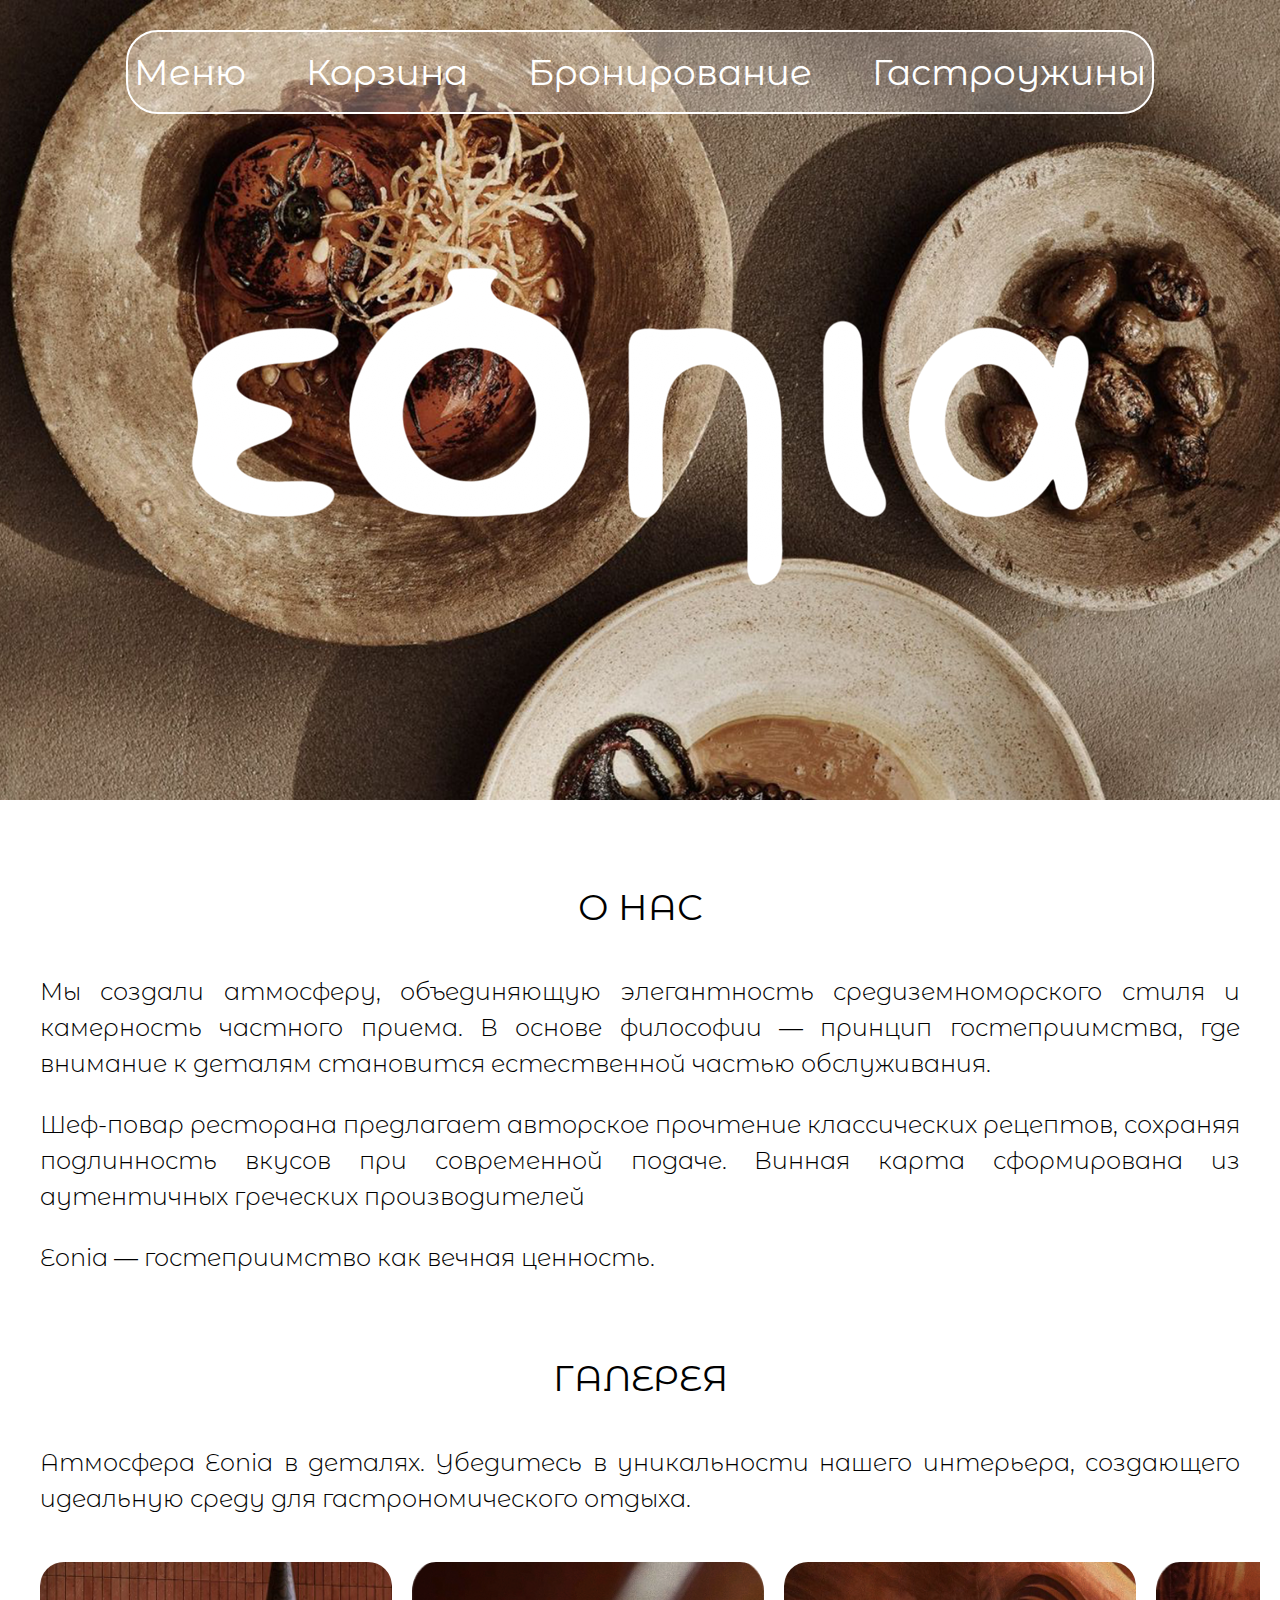
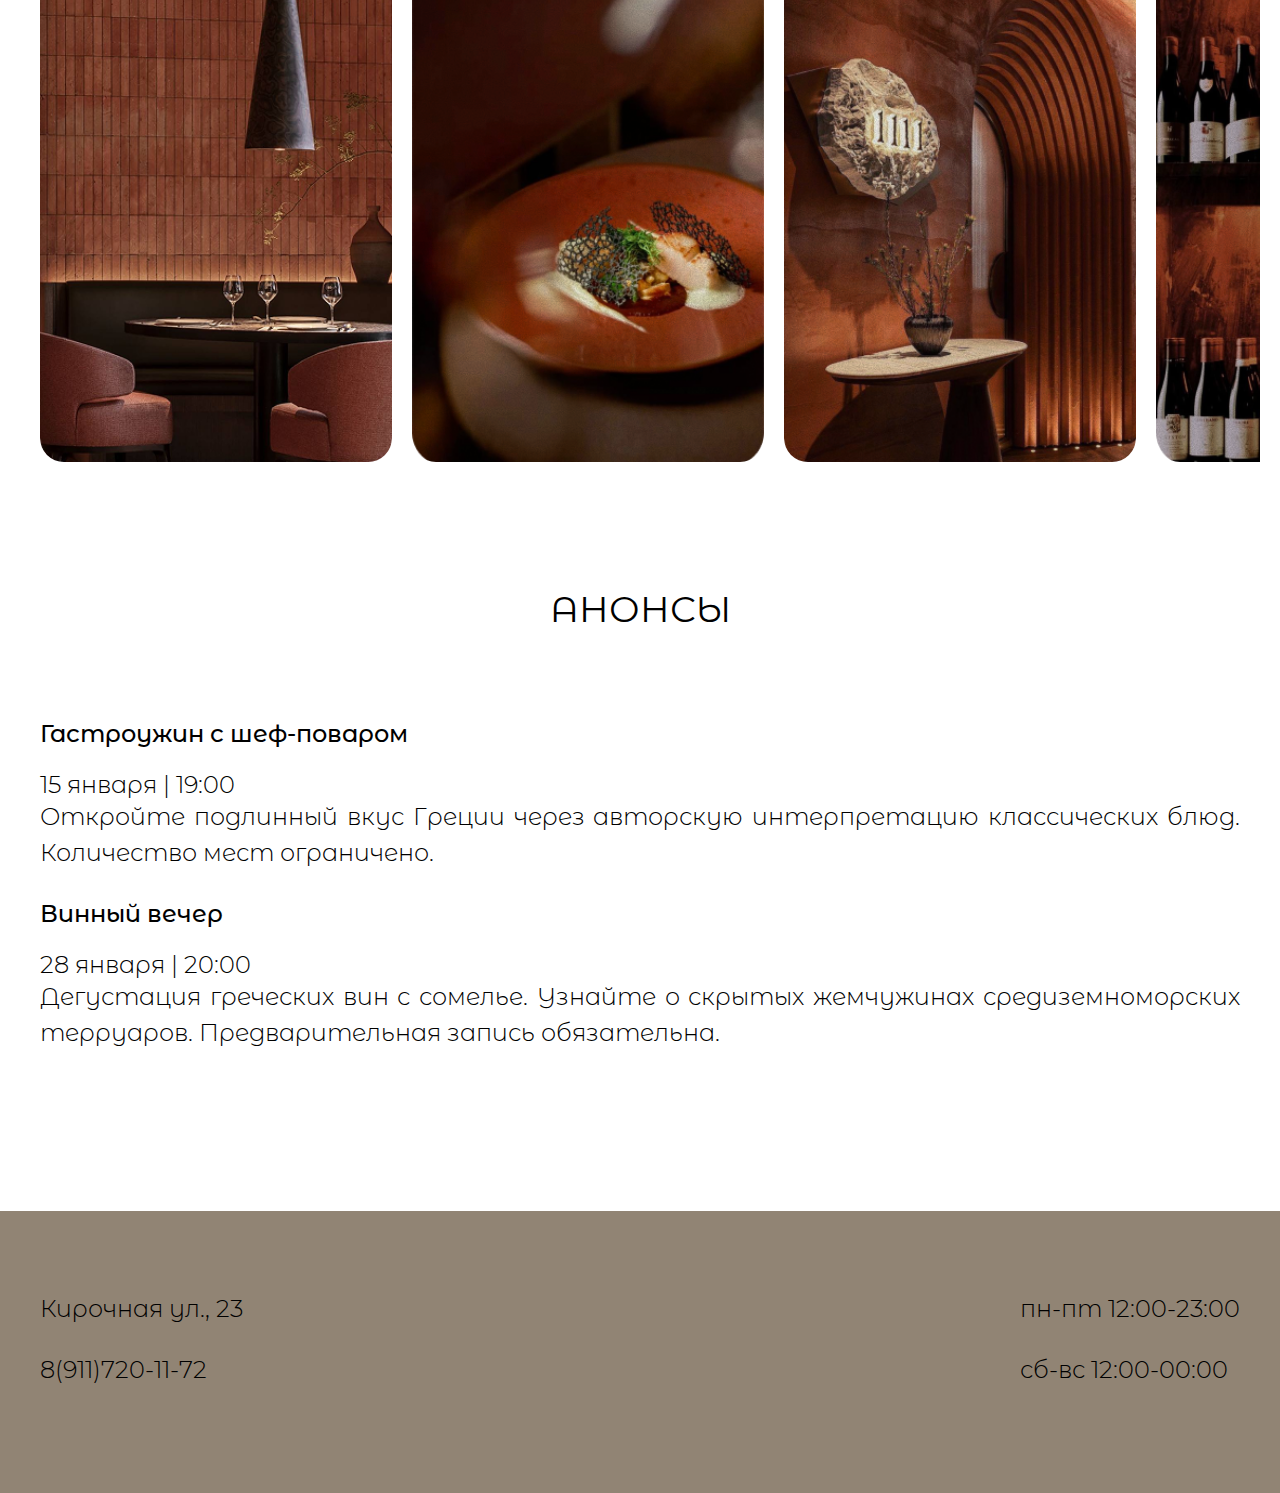
<file: index.html>
<!DOCTYPE HTML>
<html>
    <head>
        <meta charset="UTF-8">
        <meta name="viewport" content="width=device-width, initial-scale=0.1">
        <title>Eonia</title>
        <link rel="stylesheet" href="./css/index.css">
        <link href="https://fonts.googleapis.com/css2?family=Montserrat+Alternates:wght@400;600&display=swap" rel="stylesheet">
    </head>
    <body>
        <header class="header">
            <div class="bg">
                <nav class="top">
                    <ul>
                        <li><a href="menu_main.html">Меню</a></li>
                        <li><a href="cart_null.html">Корзина</a></li>
                        <li><a href="reservation_bootstrap.html">Бронирование</a></li>
                        <li><a href="dinner.html">Гастроужины</a></li>
                    </ul>
                </nav>
            </div>
            <a href="#" class="logo">
                <img src="./img/logo.png" alt="Eonia" class="logo_l"> 
            </a>   
        </header>
            <main class="main">
                <section class="about">
                    <h1>о нас</h1>
                    <div class="info">
                        <p>Мы создали атмосферу, объединяющую элегантность средиземноморского стиля и камерность частного приема. В основе философии — принцип гостеприимства, где внимание к деталям становится естественной частью обслуживания.</p>
                        <p>Шеф-повар ресторана предлагает авторское прочтение классических рецептов, сохраняя подлинность вкусов при современной подаче. Винная карта сформирована из аутентичных греческих производителей</p>
                        <p>Eonia — гостеприимство как вечная ценность.</p>
                    </div>
                </section>
                <section class="gallery">
                    <h1>галерея</h1>
                    <p>Атмосфера Eonia в деталях. Убедитесь в уникальности нашего интерьера, создающего идеальную среду для гастрономического отдыха.</p>
                    <div class="gallery_c">
                        <img src="./img/g_1.png" alt="Фото интерьера">
                        <img src="./img/g_2.png" alt="Фото интерьера">
                        <img src="./img/g_3.png" alt="Фото интерьера">
                        <img src="./img/g_4.png" alt="Фото интерьера">
                        <img src="./img/g_5.png" alt="Фото интерьера">
                    </div>
                </section>
                <section class="announcements">
                    <a href="#" class="announcements_l">
                        <h1>анонсы</h1>
                    </a>
                    <div class="event">
                        <p class="event_n">Гастроужин с шеф-поваром</p>
                        <p class="date">15 января | 19:00</p>
                        <p>Откройте подлинный вкус Греции через авторскую интерпретацию классических блюд. Количество мест ограничено.</p>

                        <p class="event_n">Винный вечер</p>
                        <p class="date">28 января | 20:00</p>
                        <p>Дегустация греческих вин с сомелье. Узнайте о скрытых жемчужинах средиземноморских терруаров. Предварительная запись обязательна.</p>
                    </div>    
                </section>
            </main>
            <footer class="footer">
                <div class="footer_c">
                    <div class="contact">
                        <p>Кирочная ул., 23</p>
                        <p>8(911)720-11-72</p>
                    </div>
                    <div class="hours">
                        <p>пн-пт 12:00-23:00</p>
                        <p>сб-вс 12:00-00:00</p>
                    </div>
                </div>    
            </footer>         
    </body>
</html>
</file>
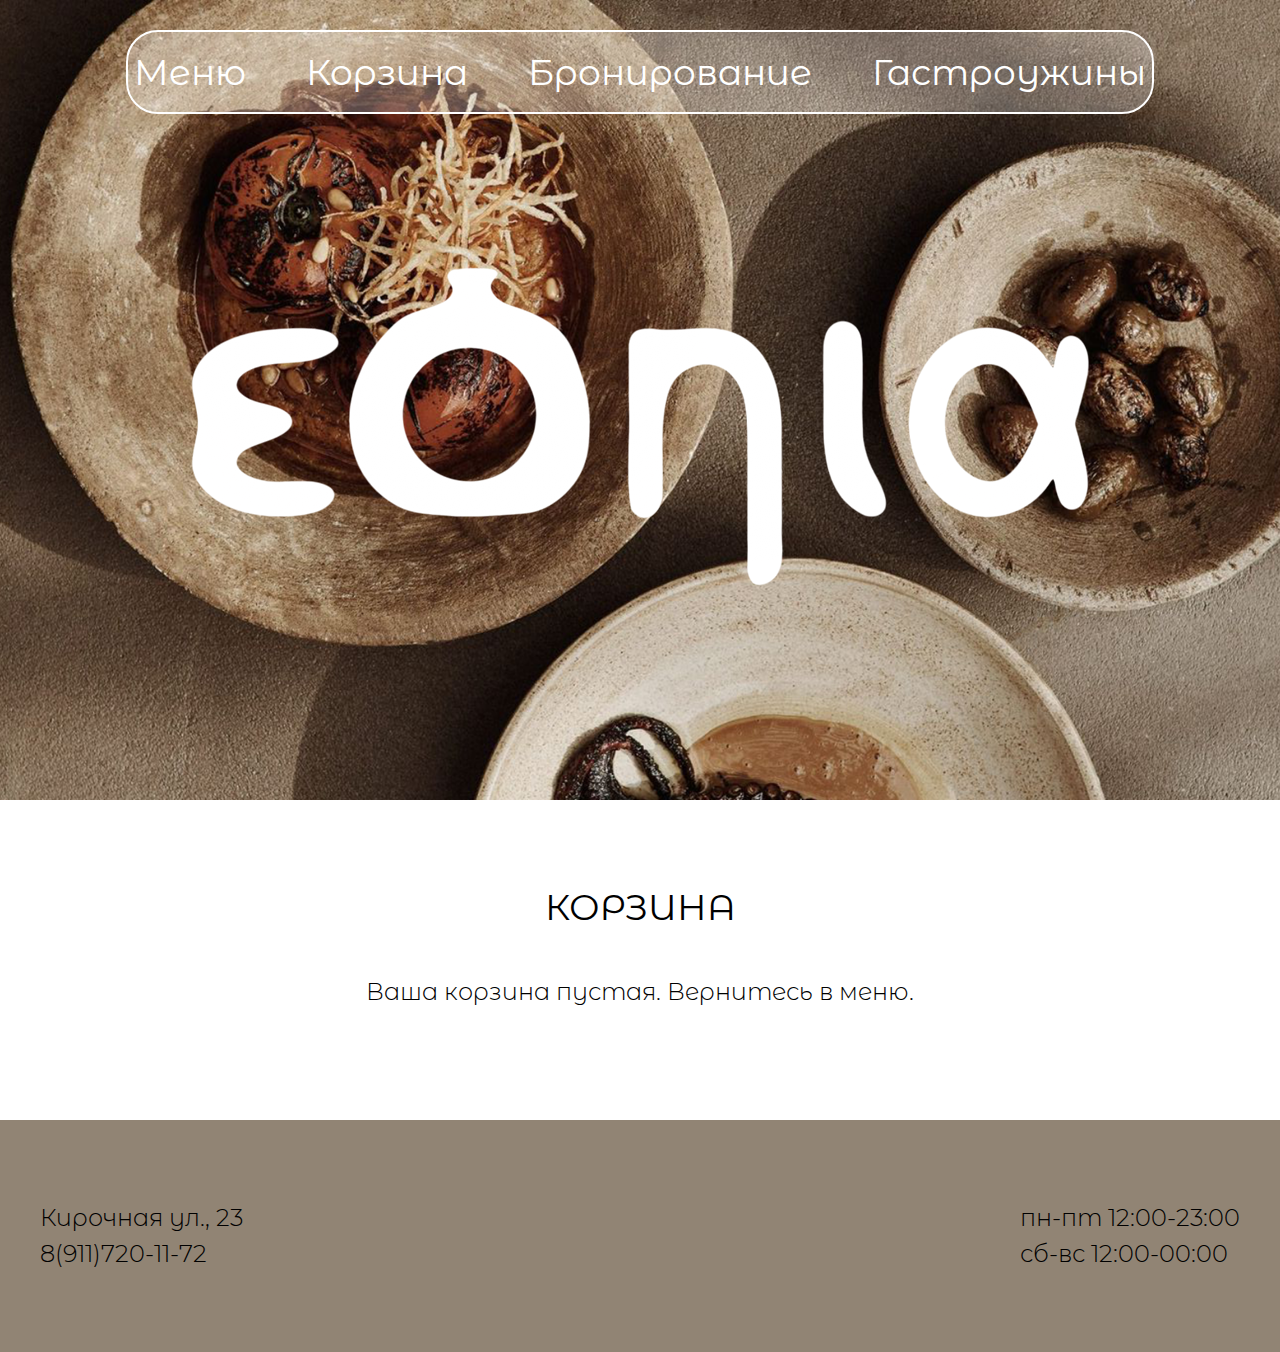
<file: cart_null.html>
<!DOCTYPE HTML>
<html>
    <head>
        <meta charset="UTF-8">
        <meta name="viewport" content="width=device-width, initial-scale=0.1">
        <title>Eonia</title>
        <link rel="stylesheet" href="/css/cart_null.css">
        <link href="https://fonts.googleapis.com/css2?family=Montserrat+Alternates:wght@400;600&display=swap" rel="stylesheet">
    </head>
    <body>
        <header class="header">
            <div class="bg">
                <nav class="top">
                    <ul>
                        <li><a href="#">Меню</a></li>
                        <li><a href="#">Корзина</a></li>
                        <li><a href="#">Бронирование</a></li>
                        <li><a href="#">Гастроужины</a></li>
                    </ul>
                </nav>
            </div>
            <a href="index.html" class="logo">
                <img src="img/logo.png" alt="Eonia" class="logo_l"> 
            </a>   
        </header>
        <main class="main">
            <h1>корзина</h1>
            <p>Ваша корзина пустая. Вернитесь в меню.</p>
        </main>
            <footer class="footer">
                <div class="footer_c">
                    <div class="contact">
                        <p class="address">Кирочная ул., 23</p>
                        <p class="phone">8(911)720-11-72</p>
                    </div>
                    <div class="hours">
                        <p>пн-пт 12:00-23:00</p>
                        <p>сб-вс 12:00-00:00</p>
                    </div>
                </div>    
            </footer> 
    </body>
</html>
</file>
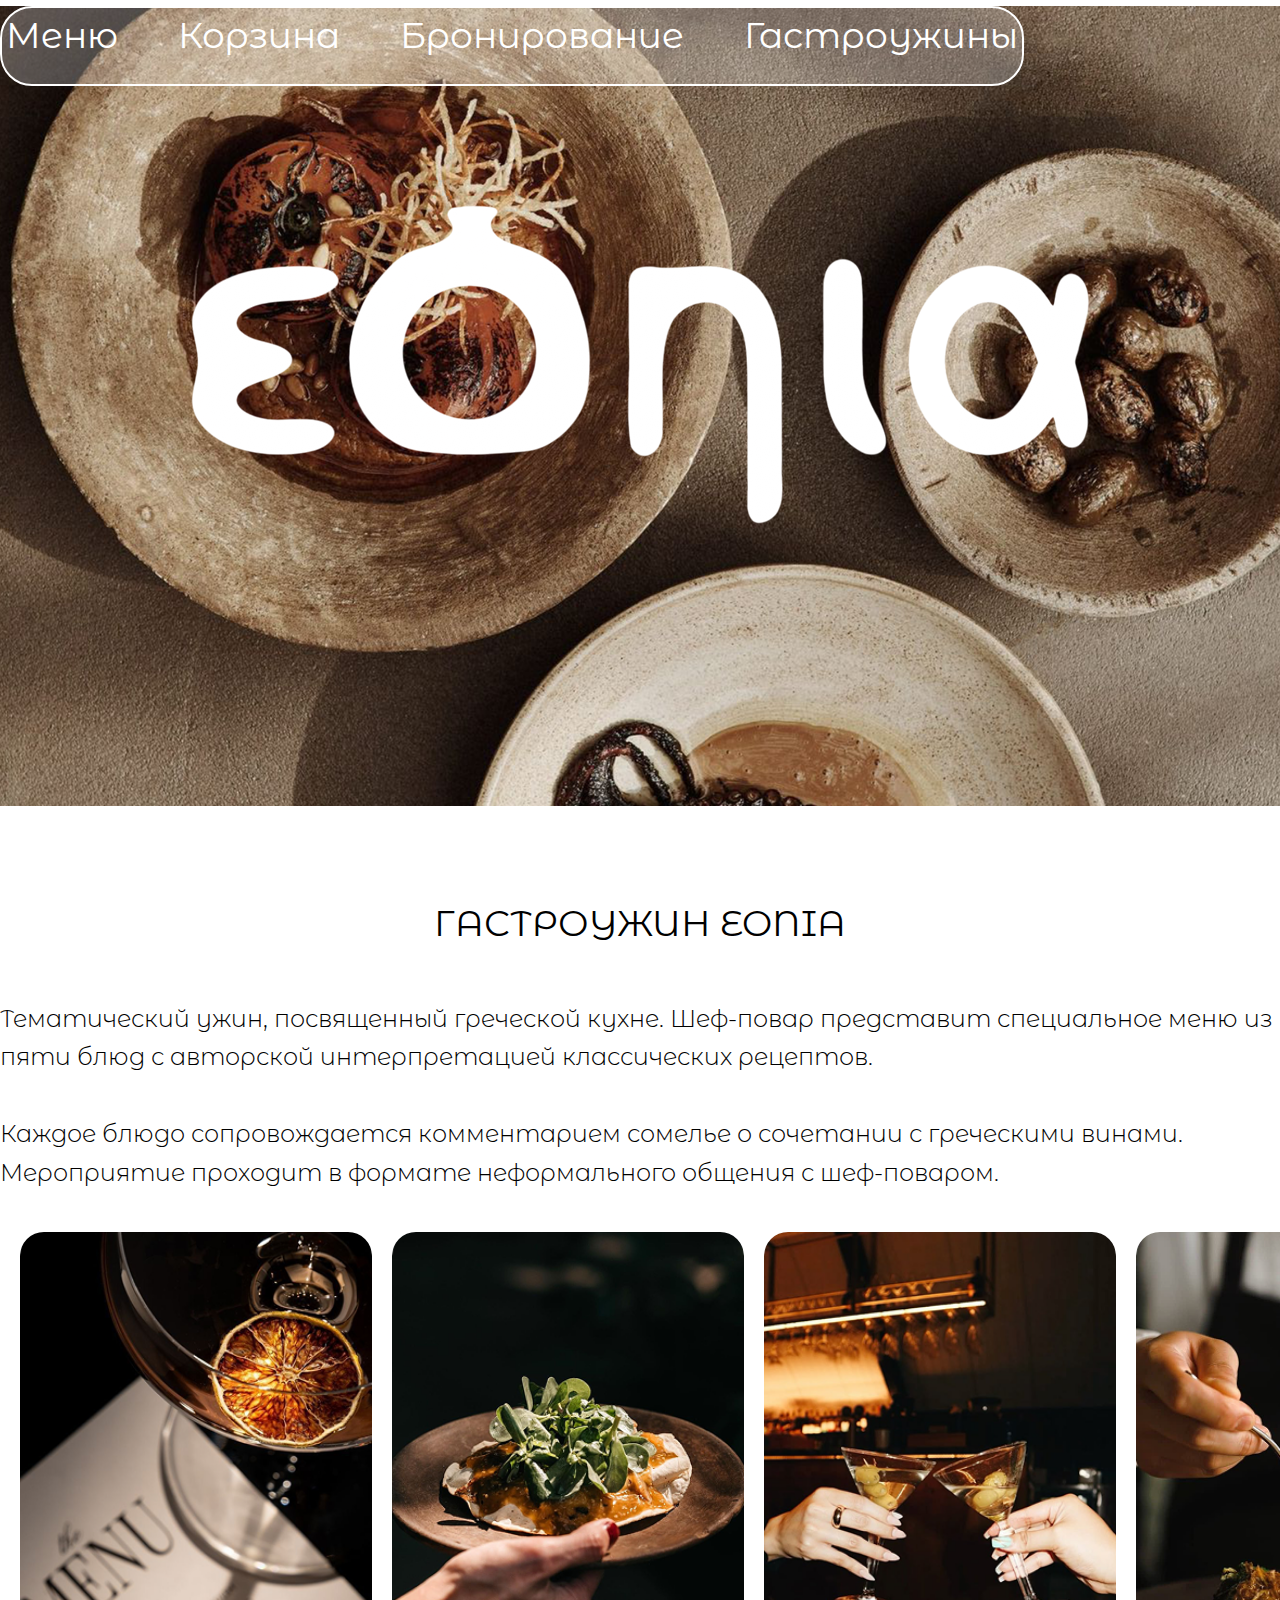
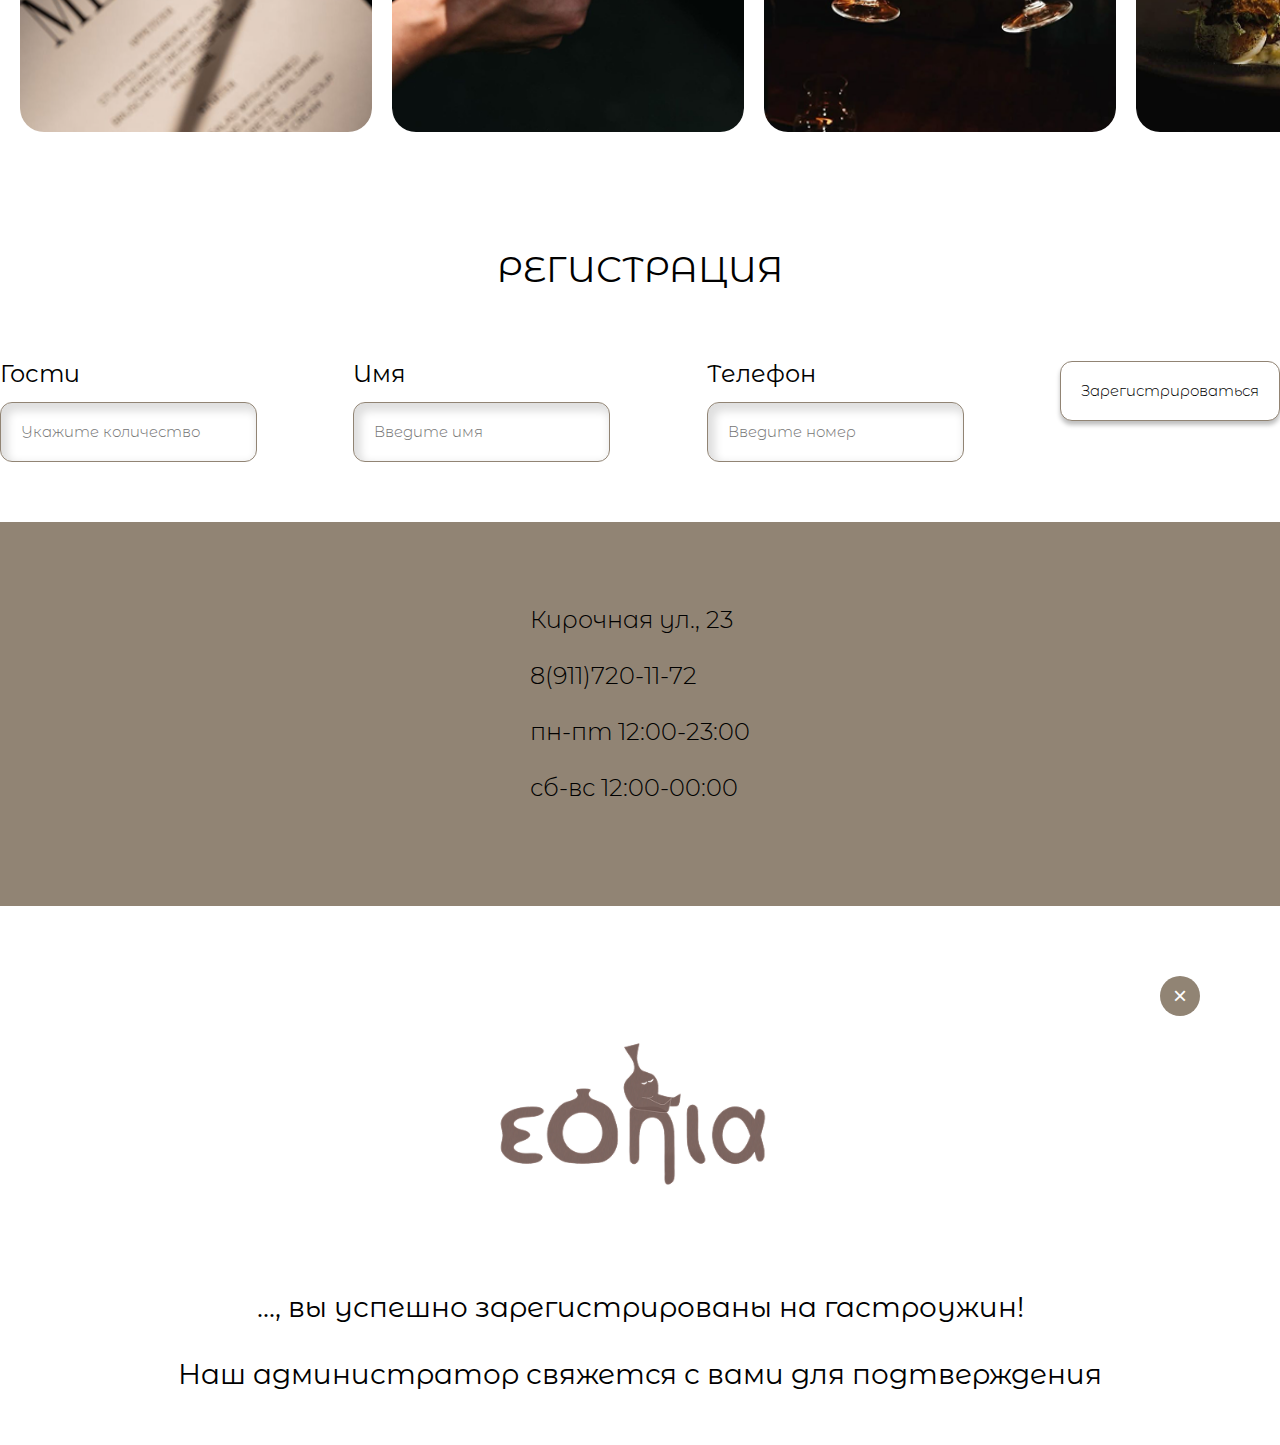
<file: dinner.html>
<!DOCTYPE HTML>
<html>
    <head>
        <meta charset="UTF-8">
        <meta name="viewport" content="width=device-width, initial-scale=0.1">
        <title>Eonia</title>
        <link href="https://fonts.googleapis.com/css2?family=Montserrat+Alternates:wght@300;400;600&display=swap" rel="stylesheet">
        <link href="https://cdn.jsdelivr.net/npm/bootstrap@5.0.1/dist/css/bootstrap.min.css" rel="stylesheet" integrity="sha384-+0n0xVW2eSR5OomGNYDnhzAbDsOXxcvSN1TPprVMTNDbiYZCxYbOOl7+AMvyTG2x" crossorigin="anonymous">
        <style>
            * {
                margin: 0;
                padding: 0;
                box-sizing: border-box;
            }
            
            body {
                font-family: 'Montserrat Alternates', sans-serif;
                font-weight: 300;
                line-height: 1.5;
                background-color: white;
                width: 1920px;
                max-width: 100%;
            }

            .header {
                background-image: url('/img/header.png');
                background-size: cover;
                background-position: center;
                width: 100%;
                height: 800px;
            }

            .bg {
                width: 80%;
                max-width: 1200px;
                height: 80px;
                margin: 6px 0;
                background-color: rgba(255, 255, 255, 0.263);
                border: 2px solid rgb(255, 255, 255);
                border-radius: 32px;
            }

            .top ul {
                display: flex;
                justify-content: center;
                align-items: center;
                gap: 60px;
                list-style: none;
            }

            .top a {
                color: white;
                text-decoration: none;
                font-size: 36px;
                font-weight: 400;
                transition: all 0.3s ease;
                position: relative;
            }

            .top a:hover::after {
                content: '';
                position: absolute;
                bottom: -5px;
                left: 0;
                width: 100%;
                height: 2px;
                background-color: white;
            }

            .logo_l {
                width: 100%;
            }

            .title, .title-2 {
                font-weight: 400;
                font-size: 36px;
                color: black;
                text-align: center;
                margin: 60px 0 30px;
                text-transform: uppercase;
                padding-top: 30px;
            }

            .gallery_d {
                gap: 20px;
                overflow-x: auto;
                display: flex;
                width: 100%;
                padding: 20px;
            }

            .gallery_d img {
                min-width: 352px;
                height: 500px;
                object-fit: cover;
                border-radius: 24px;
            }

            .text-forma {
                font-weight: 400;
                font-size: 24px;
                color: black;
                margin-top: 30px;
                margin-bottom: 10px;
                display: block;
            }

            .type {
                height: 60px;
                border: 1.5px solid #918474;
                border-radius: 12px;
                font-size: 15px;
                padding: 0 20px;
                margin-bottom: 10px;
            }
            
            .form-control {
                font-family: 'Montserrat Alternates', sans-serif;
                font-weight: 300;
                letter-spacing: 6%;
                border-color: #918474;
                box-shadow: inset 4px 5px 8.4px 3px rgba(0, 0, 0, 0.13);
            }

            .space {
                display: flex;
                justify-content: space-between;
            }

            .btn-reg {
                border-color: #918474;
                background-color: white;
                box-shadow: 0px 4px 4px 0px rgba(0, 0, 0, 0.25);
                border: 1.5px solid #918474;
                height: 60px;
                border-radius: 12px;
                font-size: 15px;
                padding: 0 20px;
                margin-bottom: 30px;
                font-weight: 300;
                width: 100%;
                margin-top: 35px;
                transition: all 0.3s ease;
                font-family: 'Montserrat Alternates', sans-serif;
                letter-spacing: 3%;
            }

            .btn-reg:hover {
                background-color: #775248;
                color: white;
            }

            .btn-reg:active {
                background-color: #979797;
                transform: translateY(1px);
            }

            .modal-content {
                border-radius: 24px;
                padding: 50px 60px;
                text-align: center;
                background-color: white;
                margin: 0 auto;
            }

            .modal-header {
                border-bottom: none;
                padding: 0;
                position: relative;
            }

            .close-btn {
                position: absolute;
                top: 20px;
                right: 20px;
                width: 40px;
                height: 40px;
                background-color: #918474;
                border-radius: 50%;
                border: none;
                color: white;
                font-size: 24px;
                cursor: pointer;
                display: flex;
                align-items: center;
                justify-content: center;
                z-index: 1;
            }

            .modal-body {
                padding: 0;
                text-align: center;
            }

            .modal-img {
                width: 300px;
                height: 300px;
                margin: 0 auto 30px;
                overflow: hidden;
                display: flex;
                align-items: center;
                justify-content: center;
            }

            .modal-img img {
                width: 100%;
                height: 100%;
                object-fit: contain;
            }

            .modal-text {
                font-size: 28px;
                color: black;
                margin-bottom: 10px;
                font-weight: 400;
            }

            .modal-footer {
                font-size: 28px;
                color: black;
                margin-top: 25px;
                font-weight: 400;
            }

            .highlight {
                font-weight: 400;
            }

            .footer {
                background: #918474;
                padding: 80px 40px;
                margin-top: 50px;
                width: 100%;
                display: flex;
                justify-content: center;
            }

            .footer_c {
                max-width: 1200px;
                width: 100%;
                display: flex;
                justify-content: space-between;
                align-items: flex-start;
            }

            .contact, .hours {
                display: flex;
                flex-direction: column;
            }
            p {
                font-weight: 300;
                font-size: 24px;
                color: black;
                padding-bottom: 20px;
                letter-spacing: 3%;
            }
        </style>
    </head>
    <body>
        <header class="header d-flex flex-column align-items-center pt-4">
            <div class="bg d-flex align-items-center justify-content-center">
                <nav class="top w-100 pt-3">
                    <ul>
                        <li><a href="menu_main.html">Меню</a></li>
                        <li><a href="cart_null.html">Корзина</a></li>
                        <li><a href="reservation_bootstrap.html">Бронирование</a></li>
                        <li><a href="#">Гастроужины</a></li>
                    </ul>
                </nav>
            </div>
            <a href="index.html" class="logo mt-5">
                <img src="img/logo.png" alt="Eonia" class="logo_l"> 
            </a>   
        </header>
        <main class="container">
            <h1 class="title">гастроужин eonia</h1>
            <div class="d-flex flex-column align-items-center mb-5 w-100">
                <p class="text-justify" style="font-weight: 300; font-size: 24px; color: black; line-height: 1.6; padding-top: 20px;">
                    Тематический ужин, посвященный греческой кухне. Шеф-повар представит специальное меню из пяти блюд с авторской интерпретацией классических рецептов.<br><br>
                    Каждое блюдо сопровождается комментарием сомелье о сочетании с греческими винами. Мероприятие проходит в формате неформального общения с шеф-поваром.
                </p>
            </div>
            <div class="gallery_d">
                <img src="/img/d_1.png" alt="Фото интерьера">
                <img src="/img/d_2.png" alt="Фото интерьера">
                <img src="/img/d_3.png" alt="Фото интерьера">
                <img src="/img/d_4.png" alt="Фото интерьера">
            </div>
            <h1 class="title-2">регистрация</h1>
            <div class="row justify-content-center">
                <div class="col-12 col-lg-8 col-xl-8">
                    <form id="dinnerForm">
                        <div class="row space gy-0">
                            <div class="col-12 col-md-4">
                                <label class="text-forma">Гости</label>
                                <input class="form-control type" list="guests_options" id="guestsInput" placeholder="Укажите количество" required>
                                <datalist id="guests_options">
                                    <option value="1">
                                    <option value="2">
                                    <option value="3">
                                    <option value="4">
                                    <option value="5">
                                    <option value="6">
                                    <option value="7">
                                    <option value="8">
                                    <option value="9">
                                    <option value="10">
                                    <option value="10+">
                                </datalist>
                            </div>
                            <div class="col-12 col-md-4">
                                <label class="text-forma">Имя</label>
                                <input type="text" class="form-control type" id="nameInput" placeholder="Введите имя" required>
                            </div>
                            <div class="col-12 col-md-4">
                                <label class="text-forma">Телефон</label>
                                <input type="tel" class="form-control type" id="phoneInput" placeholder="Введите номер" required>
                            </div>
                            <div class="col-12 mt-4">
                                <div class="d-flex justify-content-center">
                                    <button type="button" class="btn-reg w-50" id="registerBtn" data-bs-toggle="modal" data-bs-target="#dinnerModal">
                                        Зарегистрироваться
                                    </button>
                                </div>
                            </div>
                        </div>
                    </form>
                </div>
            </div>
        </main>
        <footer class="footer">
            <div class="container">
                <div class="row justify-content-between align-items-start">
                    <div class="col-auto">
                        <div class="contact d-flex flex-column">
                            <p class="mb-2">Кирочная ул., 23</p>
                            <p class="mb-0">8(911)720-11-72</p>
                        </div>
                    </div>
                    <div class="col-auto">
                        <div class="hours d-flex flex-column">
                            <p class="mb-2">пн-пт 12:00-23:00</p>
                            <p class="mb-0">сб-вс 12:00-00:00</p>
                        </div>
                    </div>
                </div>
            </div>    
        </footer>
        <div class="modal fade" id="dinnerModal" tabindex="-1" aria-labelledby="dinnerModalLabel" aria-hidden="true">
            <div class="modal-dialog modal-dialog-centered modal-lg">
                <div class="modal-content">
                    <div class="modal-header">
                        <button type="button" class="close-btn" data-bs-dismiss="modal">×</button>
                    </div>
                    <div class="modal-body">
                        <div class="modal-img">
                            <img src="img/modal.png" alt="Бронирование" id="modalImage">
                        </div>
                        <div class="modal-text">
                            <span class="highlight" id="modalName">...</span>, вы успешно зарегистрированы на гастроужин!
                        </div>
                        
                        <div class="modal-footer">
                            Наш администратор свяжется с вами для подтверждения
                        </div>
                    </div>
                </div>
            </div>
        </div>
        <script src="https://cdn.jsdelivr.net/npm/bootstrap@5.0.1/dist/js/bootstrap.bundle.min.js" integrity="sha384-gtEjrD/SeCtmISkJkNUaaKMoLD0//ElJ19smozuHV6z3Iehds+3Ulb9Bn9Plx0x4" crossorigin="anonymous"></script>
        <script>
            document.addEventListener('DOMContentLoaded', function() {
                const form = document.getElementById('dinnerForm');
                const registerBtn = document.getElementById('registerBtn');
                const nameInput = document.getElementById('nameInput');
                const guestsInput = document.getElementById('guestsInput');
                const phoneInput = document.getElementById('phoneInput');
                
                const modalName = document.getElementById('modalName');
                const modalGuests = document.getElementById('modalGuests');
                const modalImage = document.getElementById('modalImage');
                
                const modal = new bootstrap.Modal(document.getElementById('dinnerModal'));

                function validateName(name) {
                    const regex = /^[A-Za-zА-Яа-яЁё\s\-]+$/;
                    return regex.test(name);
                }

                function validatePhone(phone) {
                    const regex = /^[\+\d\s\-\(\)]+$/;
                    return regex.test(phone) && phone.replace(/\D/g, '').length >= 10;
                }

                function checkForm() {
                    const inputs = [nameInput, guestsInput, phoneInput];
                    let allValid = true;
                    let errorMessage = '';
                    
                    inputs.forEach(input => {
                        if (!input.value.trim()) {
                            allValid = false;
                            input.style.borderColor = 'red';
                        } else {
                            input.style.borderColor = '#918474';
                        }
                    });
                    
                    if (nameInput.value.trim() && !validateName(nameInput.value.trim())) {
                        allValid = false;
                        errorMessage = 'Имя может содержать только буквы, пробелы и дефисы';
                        nameInput.style.borderColor = 'red';
                    } else if (nameInput.value.trim()) {
                        nameInput.style.borderColor = '#918474';
                    }

                    if (phoneInput.value.trim() && !validatePhone(phoneInput.value.trim())) {
                        allValid = false;
                        errorMessage = 'Введите корректный номер телефона (минимум 10 цифр)';
                        phoneInput.style.borderColor = 'red';
                    } else if (phoneInput.value.trim()) {
                        phoneInput.style.borderColor = '#918474';
                    }

                    registerBtn.disabled = !allValid;
                    
                    if (allValid) {
                        registerBtn.setAttribute('data-bs-toggle', 'modal');
                        registerBtn.setAttribute('data-bs-target', '#dinnerModal');
                    } else {
                        registerBtn.removeAttribute('data-bs-toggle');
                        registerBtn.removeAttribute('data-bs-target');
                    }
                    
                    return allValid;
                }

                function fillModal() {
                    const name = nameInput.value.trim();
                    const guests = guestsInput.value.trim();
                    
                    if (name && guests) {
                        modalName.textContent = `${name}`;
                        modalGuests.textContent = guests;
                        modalImage.src = 'img/modal.png';
                        return true;
                    }
                    return false;
                }

                registerBtn.addEventListener('click', function(e) {
                    if (!checkForm()) {
                        e.preventDefault();
                        alert('Заполните все поля корректно');
                        return;
                    }
                    
                    fillModal();
                });
                
                form.addEventListener('input', checkForm);
                form.addEventListener('change', checkForm);

                checkForm();
                
                document.getElementById('dinnerModal').addEventListener('hidden.bs.modal', function() {
                    form.reset();
                    checkForm();
                });
            });
        </script>
    </body>
</html>
</file>
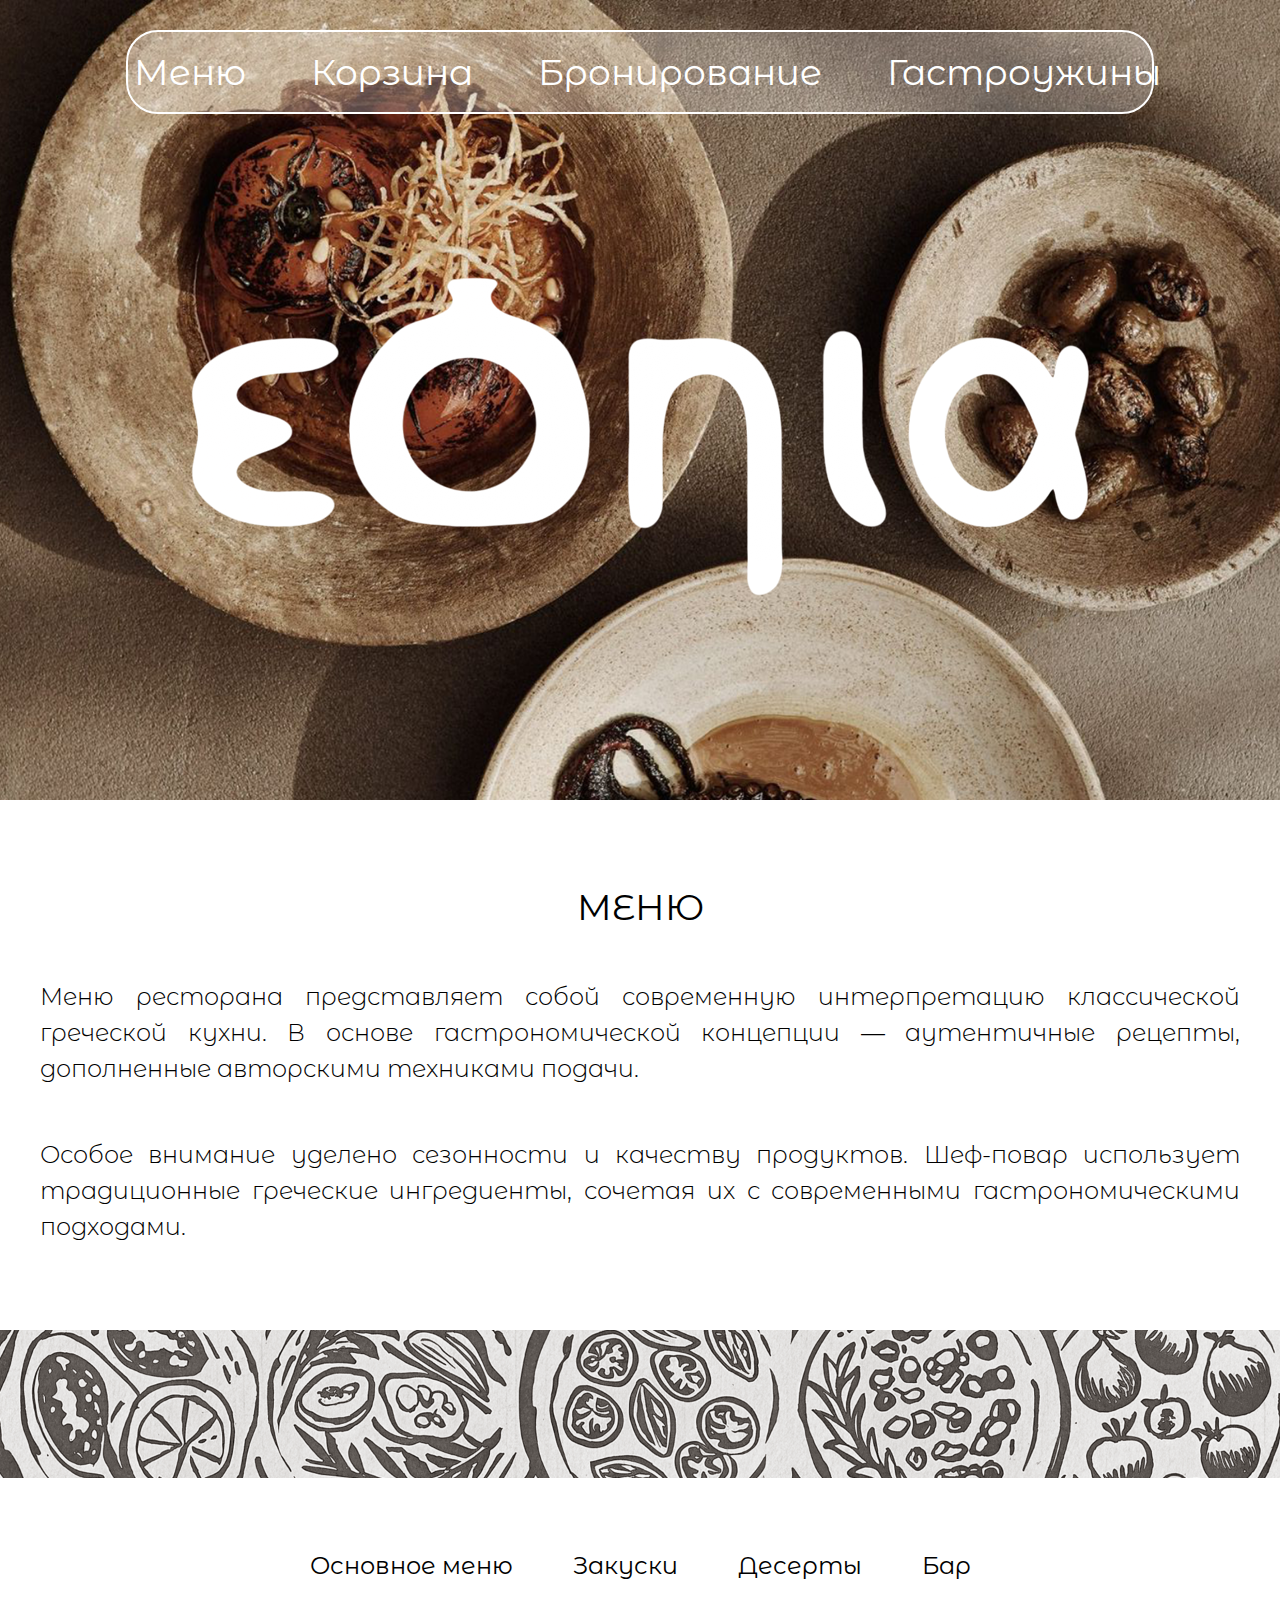
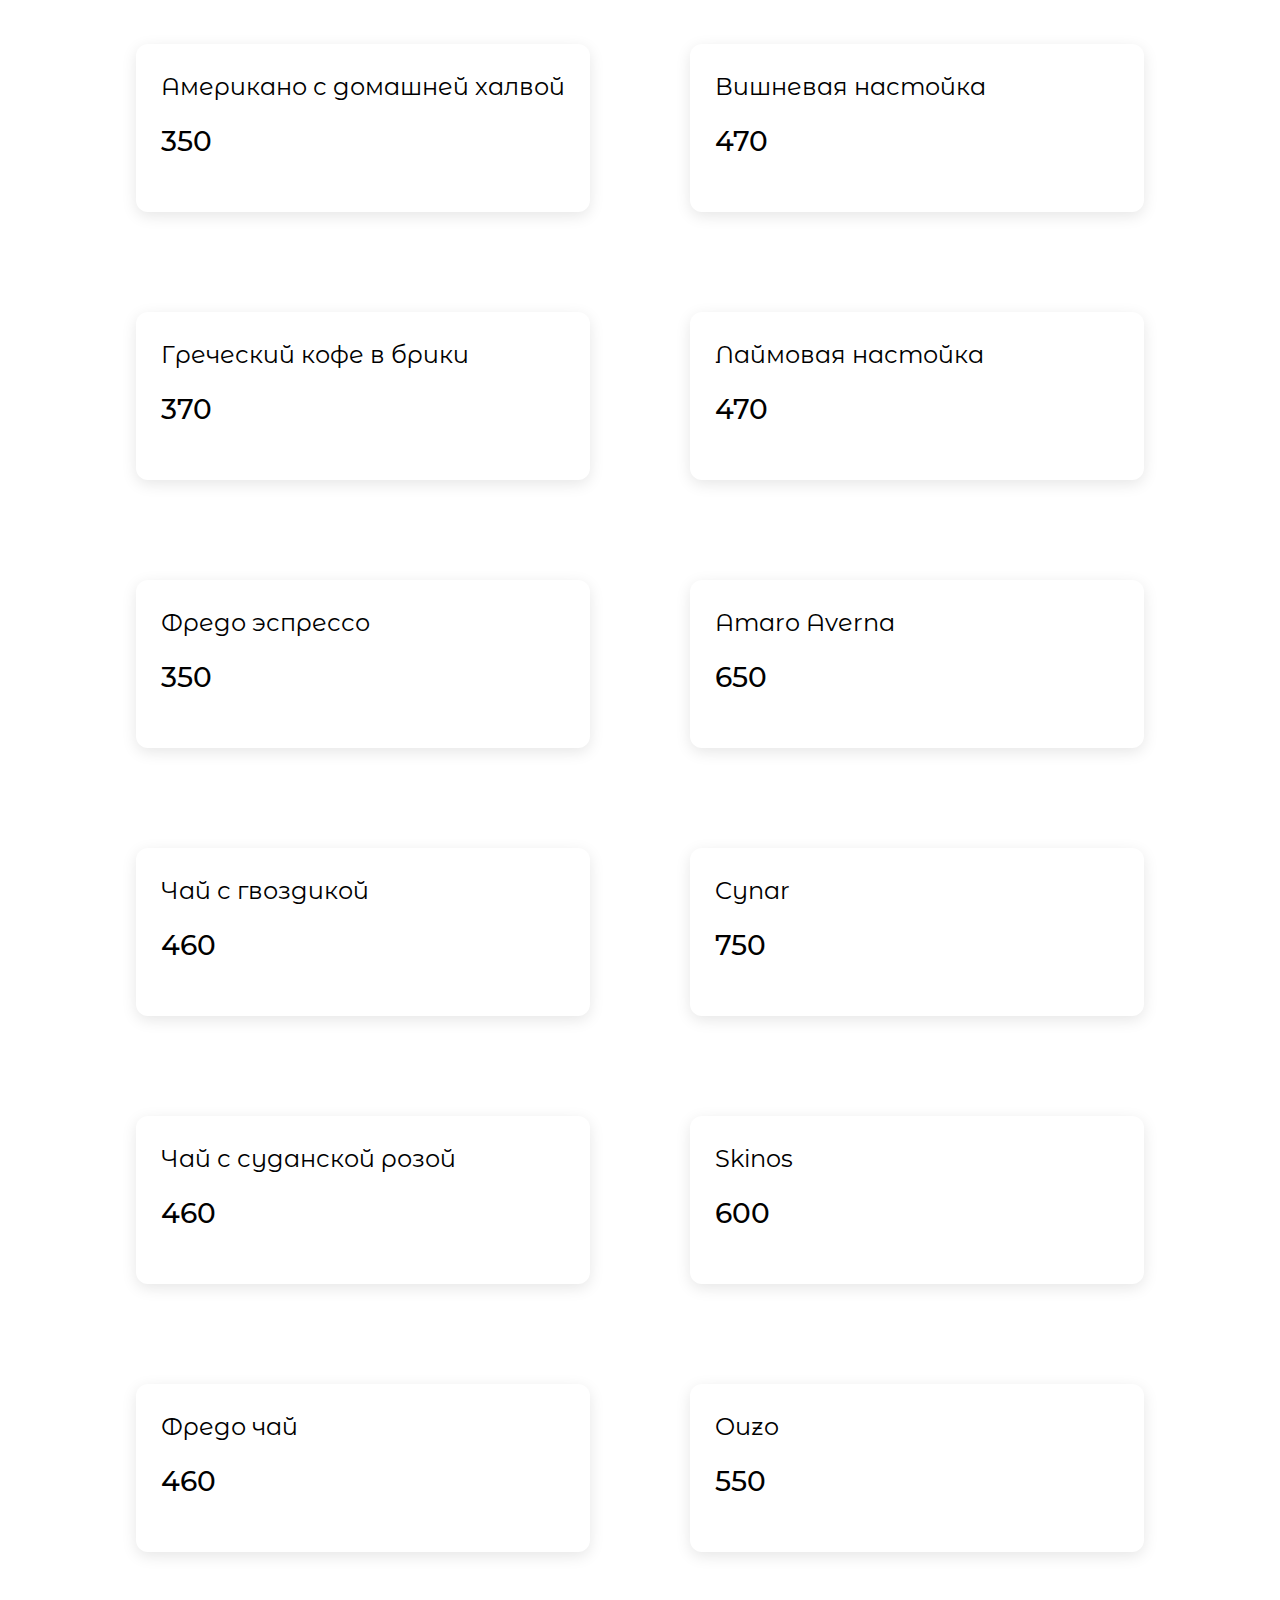
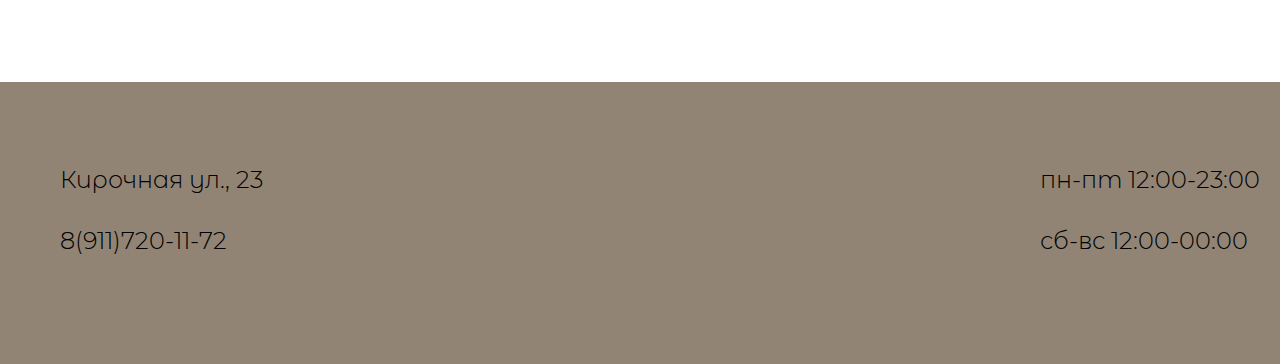
<file: menu_bar.html>
<!DOCTYPE HTML>
<html>
    <head>
        <meta charset="UTF-8">
        <meta name="viewport" content="width=device-width, initial-scale=0.1">
        <title>Меню Eonia</title>
        <link rel="stylesheet" href="/css/menu_bar.css">
        <link href="https://fonts.googleapis.com/css2?family=Montserrat+Alternates:wght@400;600&display=swap" rel="stylesheet">
    </head>
    <body>
        <header class="header">
            <div class="bg">
                <nav class="top">
                    <ul>
                        <li><a href="#">Меню</a></li>
                        <li><a href="cart_null.html">Корзина</a></li>
                        <li><a href="#">Бронирование</a></li>
                        <li><a href="#">Гастроужины</a></li>
                    </ul>
                </nav>
            </div>
            <a href="index.html" class="logo">
                <img src="img/logo.png" alt="Eonia" class="logo_l"> 
            </a>   
        </header>
        <main class="main">
            <section class="about">
                <h1>меню</h1>
                <div class="info">
                    <p>Меню ресторана представляет собой современную интерпретацию классической греческой кухни. В основе гастрономической концепции — аутентичные рецепты, дополненные авторскими техниками подачи.</p>
                    <p>Особое внимание уделено сезонности и качеству продуктов. Шеф-повар использует традиционные греческие ингредиенты, сочетая их с современными гастрономическими подходами.</p>
                </div>
            </section>
            <img src="/img/foodline.png" alt="Дкоративное изображение">
            <nav class="navigation">
                <ul>
                    <li><a href="menu_main.html">Основное меню</a></li>
                    <li><a href="menu_snack.html">Закуски</a></li>
                    <li><a href="menu_dessert.html">Десерты</a></li>
                    <li><a href="#">Бар</a></li>
                </ul>
            </nav>
            <section class="cards">
            <div class="card">
                <div class="card-body">
                    <h3 class="card-title">Американо с домашней халвой</h3>
                    <p class="card-text">350</p>
                </div>
            </div>
            <div class="card">
                <div class="card-body">
                    <h3 class="card-title">Вишневая настойка</h3>
                    <p class="card-text">470</p>
                </div>
            </div>
            <div class="card">
                <div class="card-body">
                    <h3 class="card-title">Греческий кофе в брики</h3>
                    <p class="card-text">370</p>
                </div>
            </div>
            <div class="card">
                <div class="card-body">
                    <h3 class="card-title">Лаймовая настойка</h3>
                    <p class="card-text">470</p>
                </div>
            </div>
            <div class="card">
                <div class="card-body">
                    <h3 class="card-title">Фредо эспрессо</h3>
                    <p class="card-text">350</p>
                </div>
            </div>
            <div class="card">
                <div class="card-body">
                    <h3 class="card-title">Amaro Averna</h3>
                    <p class="card-text">650</p>
                </div>
            </div>
            <div class="card">
                <div class="card-body">
                    <h3 class="card-title">Чай с гвоздикой</h3>
                    <p class="card-text">460</p>
                </div>
            </div>
            <div class="card">
                <div class="card-body">
                    <h3 class="card-title">Cynar</h3>
                    <p class="card-text">750</p>
                </div>
            </div>
            <div class="card">
                <div class="card-body">
                    <h3 class="card-title">Чай с суданской розой</h3>
                    <p class="card-text">460</p>
                </div>
            </div>
            <div class="card">
                <div class="card-body">
                    <h3 class="card-title">Skinos</h3>
                    <p class="card-text">600</p>
                </div>
            </div>
            <div class="card">
                <div class="card-body">
                    <h3 class="card-title">Фредо чай</h3>
                    <p class="card-text">460</p>
                </div>
            </div>
            <div class="card">
                <div class="card-body">
                    <h3 class="card-title">Ouzo</h3>
                    <p class="card-text">550</p>
                </div>
            </div>
            </section>
        </main>
        <footer class="footer">
            <div class="footer_c">
                <div class="contact">
                    <p class="address">Кирочная ул., 23</p>
                    <p class="phone">8(911)720-11-72</p>
                </div>
                <div class="hours">
                    <p>пн-пт 12:00-23:00</p>
                    <p>сб-вс 12:00-00:00</p>
                </div>
            </div>    
        </footer> 
    </body>
</html>
</file>
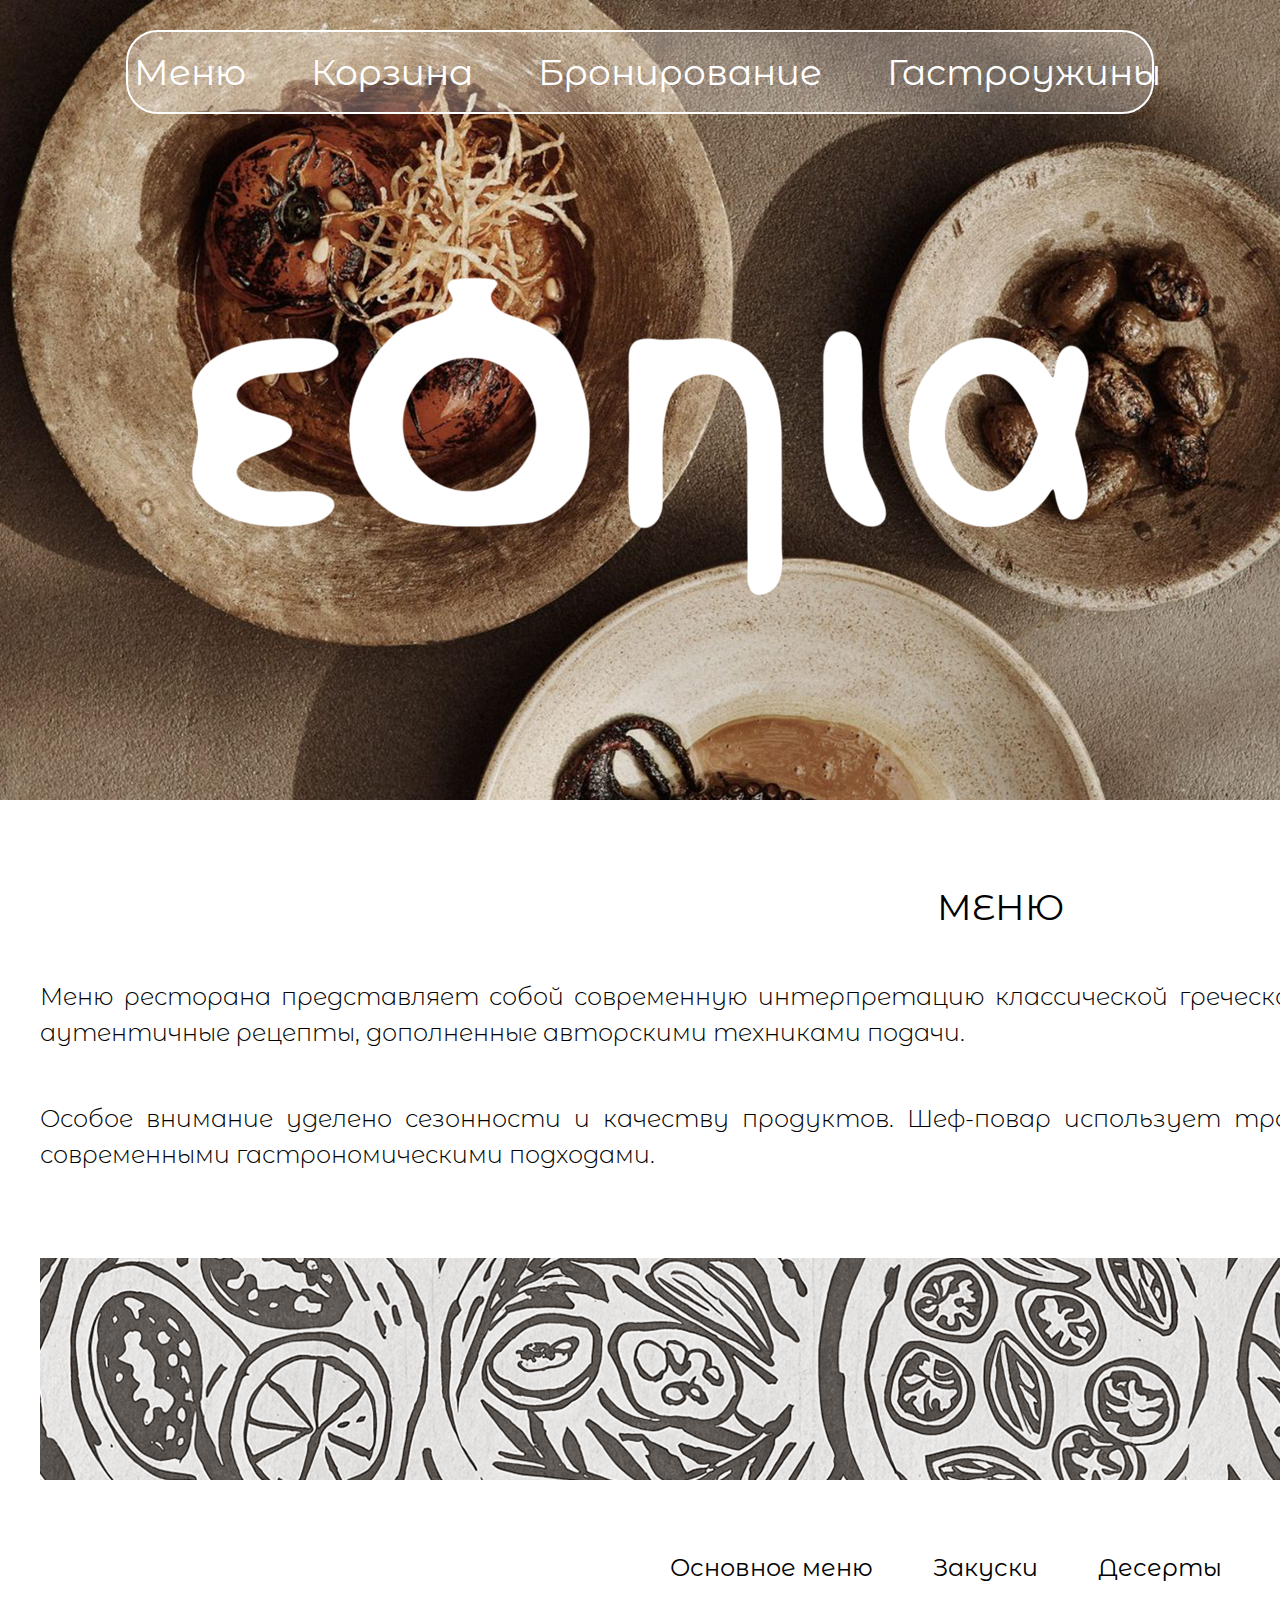
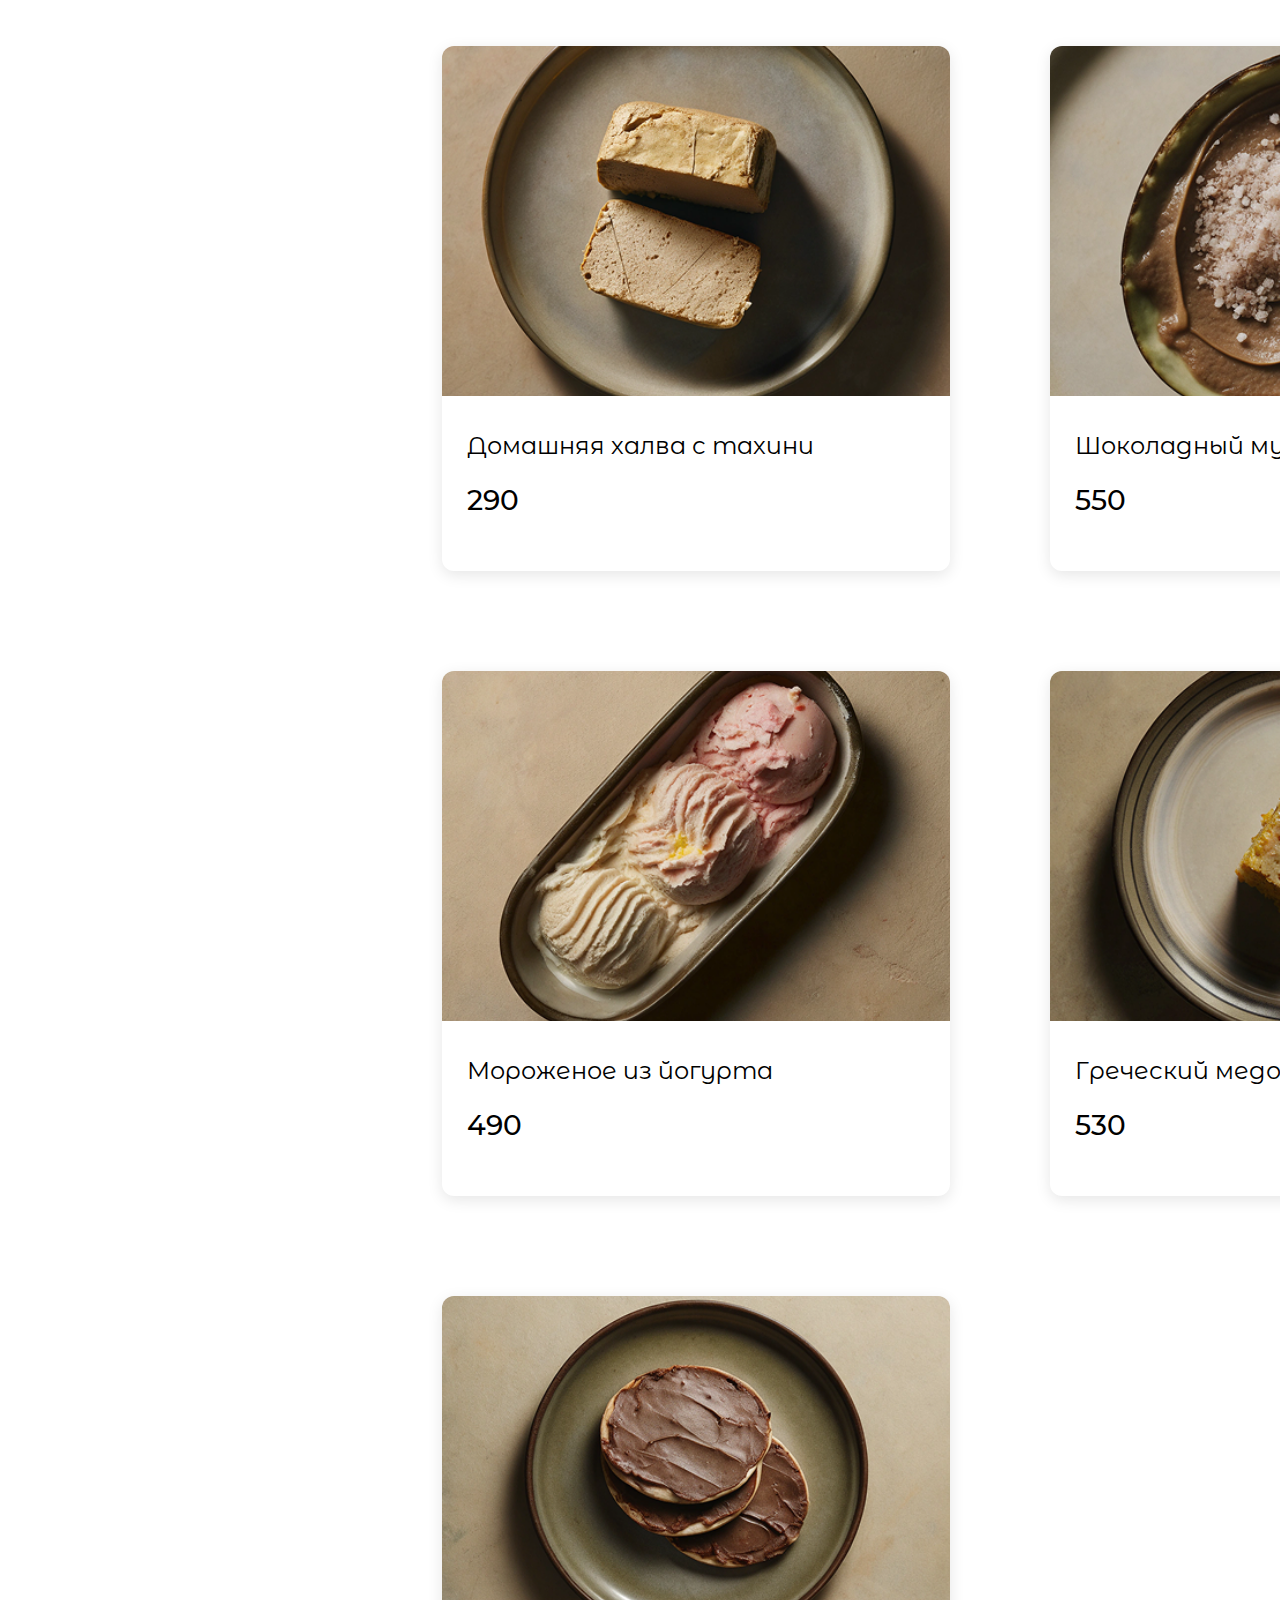
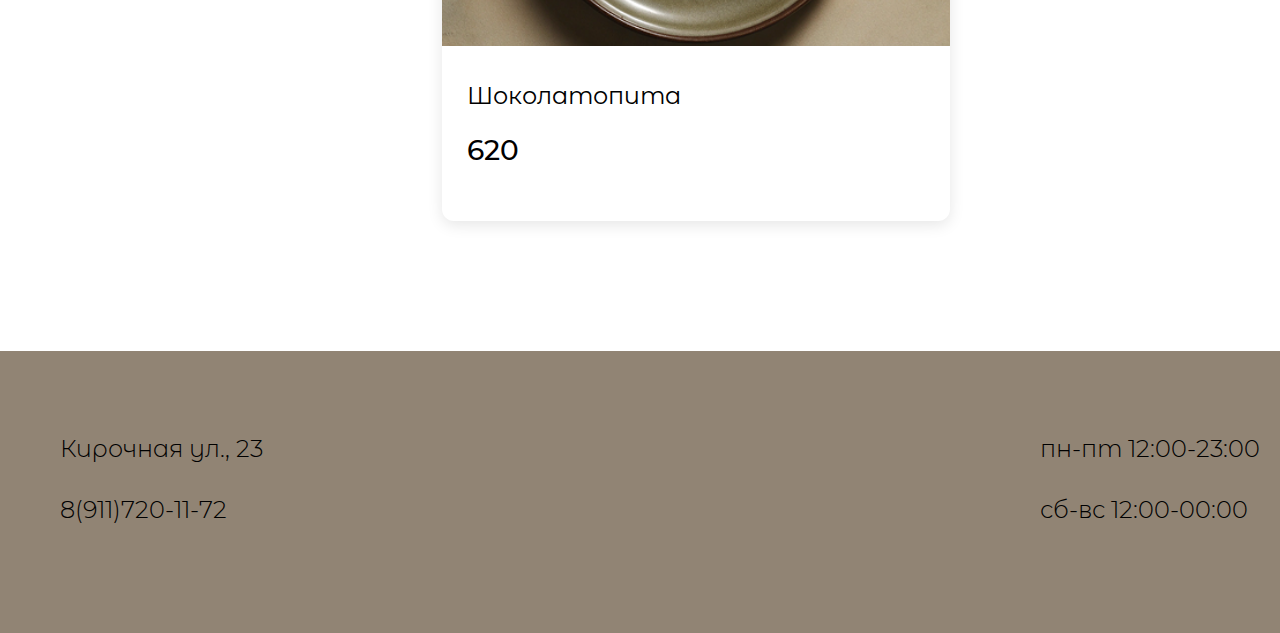
<file: menu_dessert.html>
<!DOCTYPE HTML>
<html>
    <head>
        <meta charset="UTF-8">
        <meta name="viewport" content="width=device-width, initial-scale=0.1">
        <title>Меню Eonia</title>
        <link rel="stylesheet" href="/css/menu_dessert.css">
        <link href="https://fonts.googleapis.com/css2?family=Montserrat+Alternates:wght@400;600&display=swap" rel="stylesheet">
    </head>
    <body>
        <header class="header">
            <div class="bg">
                <nav class="top">
                    <ul>
                        <li><a href="#">Меню</a></li>
                        <li><a href="cart_null.html">Корзина</a></li>
                        <li><a href="#">Бронирование</a></li>
                        <li><a href="#">Гастроужины</a></li>
                    </ul>
                </nav>
            </div>
            <a href="index.html" class="logo">
                <img src="img/logo.png" alt="Eonia" class="logo_l"> 
            </a>   
        </header>
        <main class="main">
            <section class="about">
                <h1>меню</h1>
                <div class="info">
                    <p>Меню ресторана представляет собой современную интерпретацию классической греческой кухни. В основе гастрономической концепции — аутентичные рецепты, дополненные авторскими техниками подачи.</p>
                    <p>Особое внимание уделено сезонности и качеству продуктов. Шеф-повар использует традиционные греческие ингредиенты, сочетая их с современными гастрономическими подходами.</p>
                </div>
            </section>
            <img src="/img/foodline.png" alt="Дкоративное изображение">
            <nav class="navigation">
                <ul>
                    <li><a href="menu_main.html">Основное меню</a></li>
                    <li><a href="menu_snack.html">Закуски</a></li>
                    <li><a href="#">Десерты</a></li>
                    <li><a href="menu_bar.html">Бар</a></li>
                </ul>
            </nav>
            <section class="cards">
            <div class="card">
                <img src="/img/menu_dessert_1.png" alt="Домашняя халва с тахини">
                <div class="card-body">
                    <h3 class="card-title">Домашняя халва с тахини</h3>
                    <p class="card-text">290</p>
                </div>
            </div>
            <div class="card">
                <img src="/img/menu_dessert_2.png" alt="Шоколадный мусс с морской солью">
                <div class="card-body">
                    <h3 class="card-title">Шоколадный мусс с морской солью</h3>
                    <p class="card-text">550</p>
                </div>
            </div>
            <div class="card">
                <img src="/img/menu_dessert_3.png" alt="Мороженое из йогурта">
                <div class="card-body">
                    <h3 class="card-title">Мороженое из йогурта</h3>
                    <p class="card-text">490</p>
                </div>
            </div>
            <div class="card">
                <img src="/img/menu_dessert_4.png" alt="Греческий медовик">
                <div class="card-body">
                    <h3 class="card-title">Греческий медовик</h3>
                    <p class="card-text">530</p>
                </div>
            </div>
            <div class="card">
                <img src="/img/menu_dessert_5.png" alt="Шоколатопита">
                <div class="card-body">
                    <h3 class="card-title">Шоколатопита</h3>
                    <p class="card-text">620</p>
                </div>
            </div>
            </section>
        </main>
        <footer class="footer">
            <div class="footer_c">
                <div class="contact">
                    <p class="address">Кирочная ул., 23</p>
                    <p class="phone">8(911)720-11-72</p>
                </div>
                <div class="hours">
                    <p>пн-пт 12:00-23:00</p>
                    <p>сб-вс 12:00-00:00</p>
                </div>
            </div>    
        </footer> 
    </body>
</html>
</file>
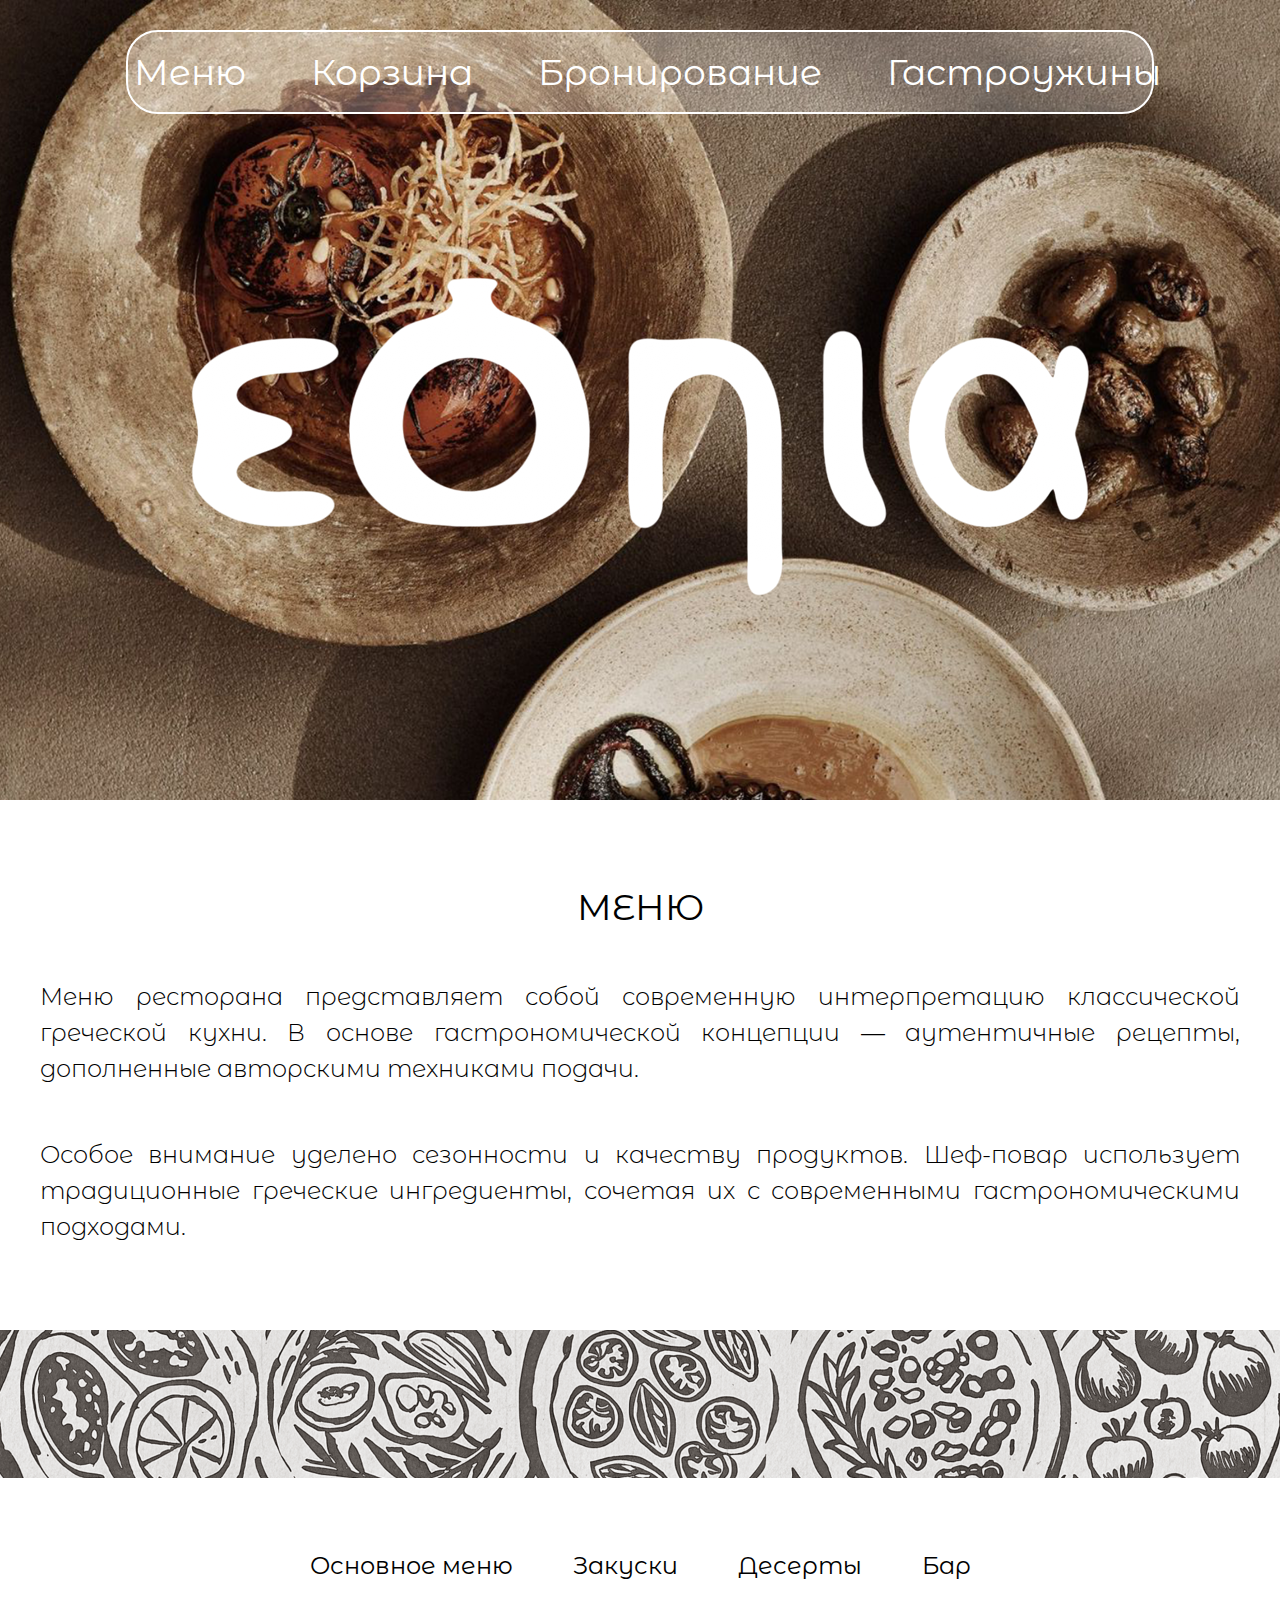
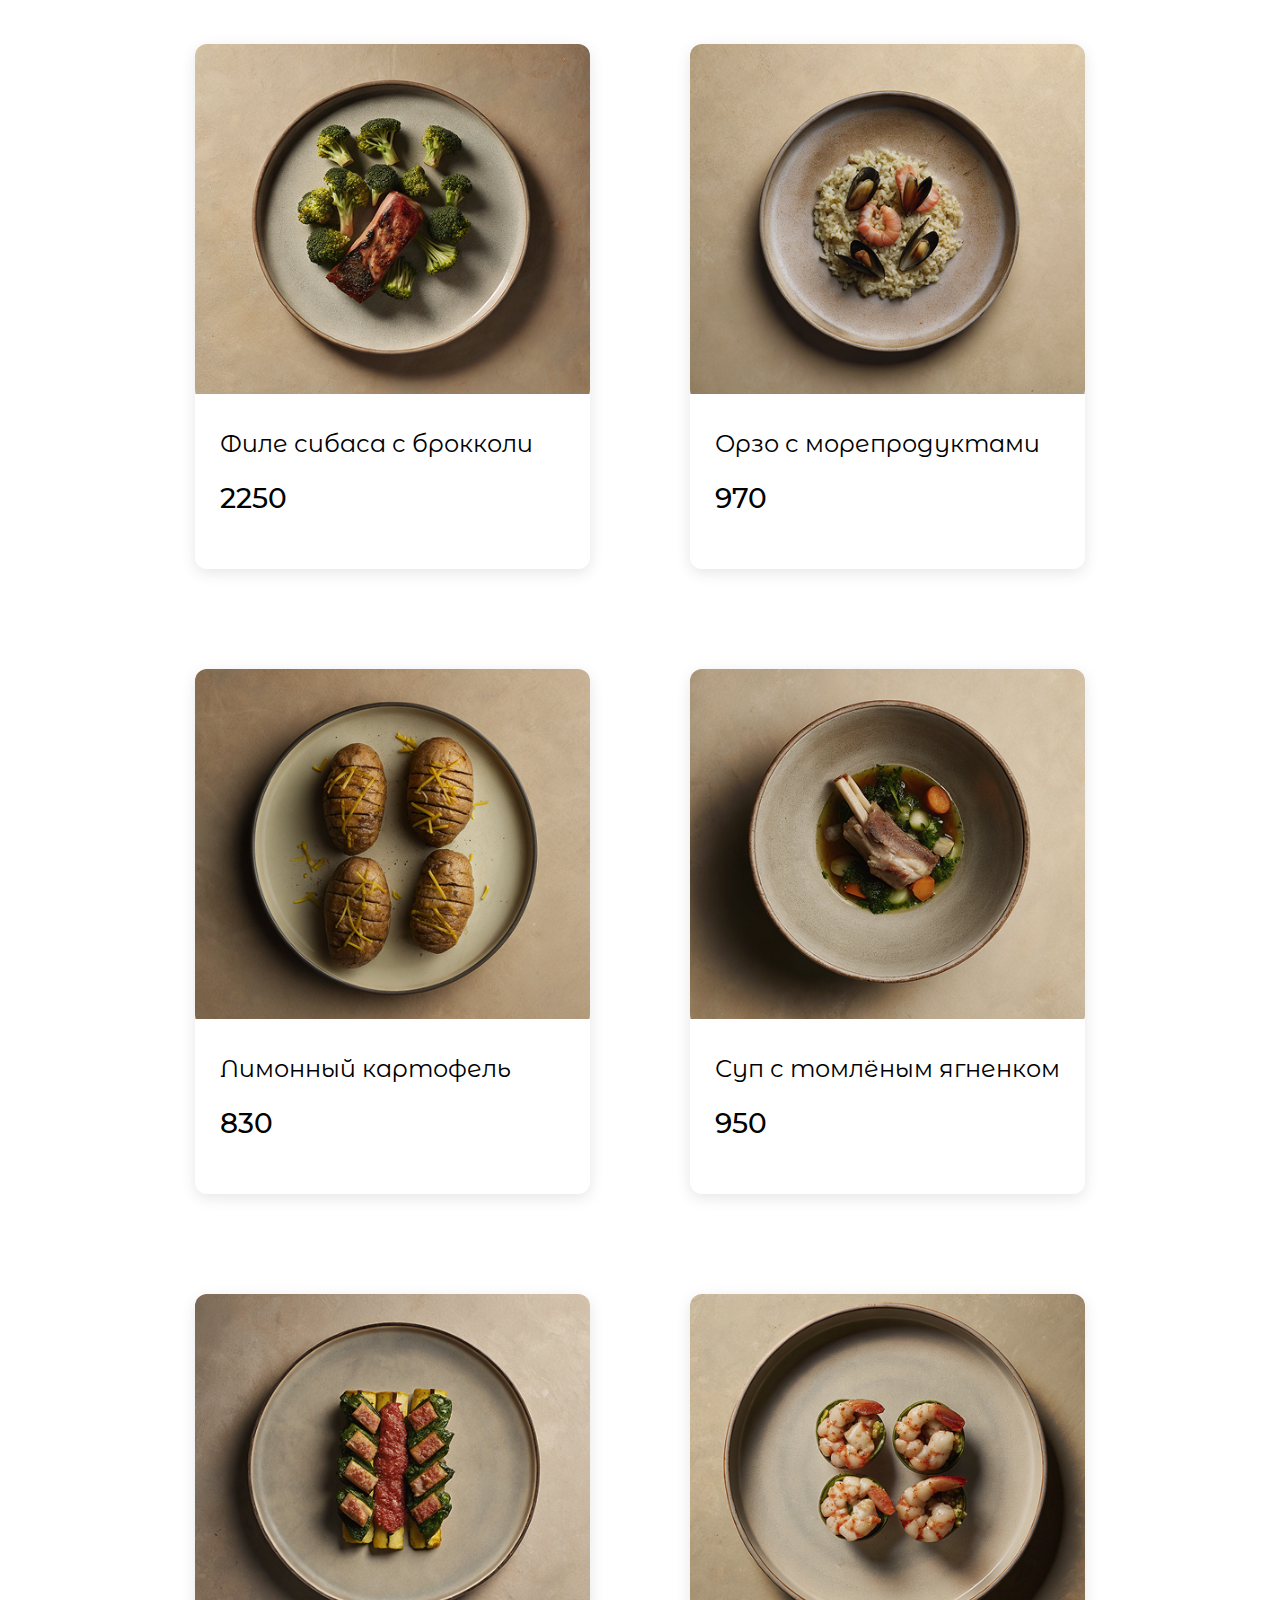
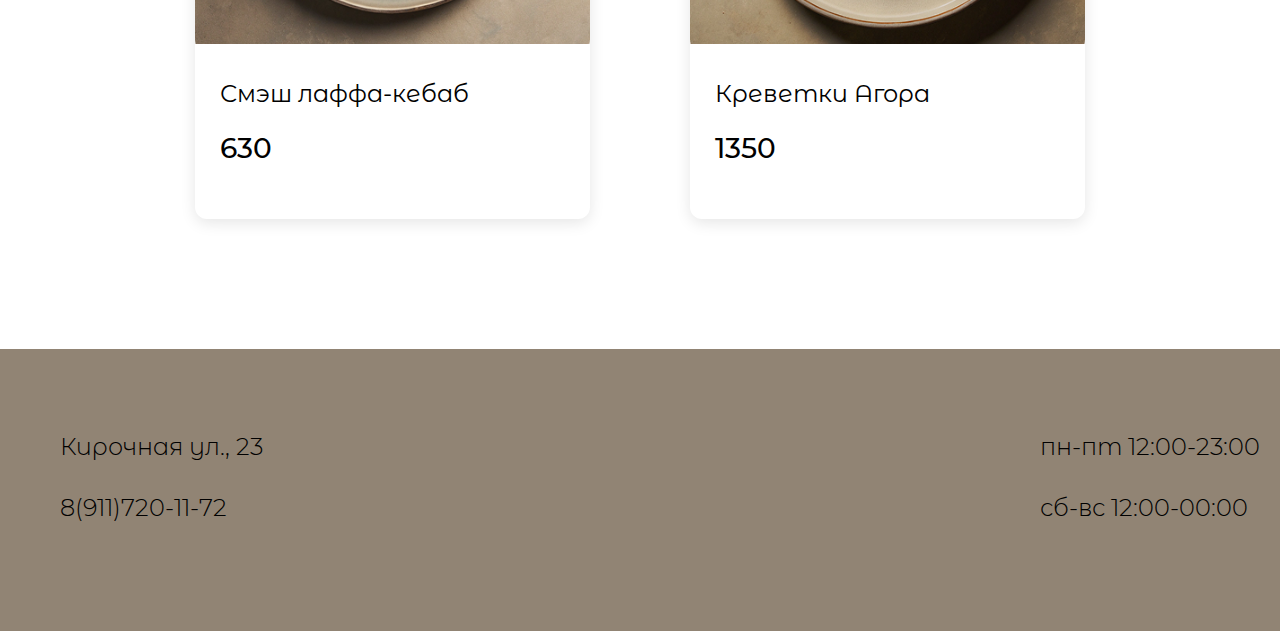
<file: menu_main.html>
<!DOCTYPE HTML>
<html>
    <head>
        <meta charset="UTF-8">
        <meta name="viewport" content="width=device-width, initial-scale=0.1">
        <title>Меню Eonia</title>
        <link rel="stylesheet" href="./css/menu_main.css">
        <link href="https://fonts.googleapis.com/css2?family=Montserrat+Alternates:wght@400;600&display=swap" rel="stylesheet">
    </head>
    <body>
        <header class="header">
            <div class="bg">
                <nav class="top">
                    <ul>
                        <li><a href="#">Меню</a></li>
                        <li><a href="cart_null.html">Корзина</a></li>
                        <li><a href="reservation_bootstrap.html">Бронирование</a></li>
                        <li><a href="dinner.html">Гастроужины</a></li>
                    </ul>
                </nav>
            </div>
            <a href="index.html" class="logo">
                <img src="./img/logo.png" alt="Eonia" class="logo_l"> 
            </a>   
        </header>
        <main class="main">
            <section class="about">
                <h1>меню</h1>
                <div class="info">
                    <p>Меню ресторана представляет собой современную интерпретацию классической греческой кухни. В основе гастрономической концепции — аутентичные рецепты, дополненные авторскими техниками подачи.</p>
                    <p>Особое внимание уделено сезонности и качеству продуктов. Шеф-повар использует традиционные греческие ингредиенты, сочетая их с современными гастрономическими подходами.</p>
                </div>
            </section>
            <div class="foodline">
                <img src="./img/foodline.png" alt="Декоративное изображение">
            </div>
            <nav class="navigation">
                <ul>
                    <li><a href="#">Основное меню</a></li>
                    <li><a href="menu_snack.html">Закуски</a></li>
                    <li><a href="menu_dessert.html">Десерты</a></li>
                    <li><a href="menu_bar.html">Бар</a></li>
                </ul>
            </nav>
            <section class="cards">
            <div class="card">
                <img src="./img/menu_main_1.png" alt="Филе сибаса с брокколи">
                <div class="card-body">
                    <h3 class="card-title">Филе сибаса с брокколи</h3>
                    <p class="card-text">2250</p>
                </div>
            </div>
            <div class="card">
                <img src="./img/menu_main_2.png" alt="Орзо с морепродуктами">
                <div class="card-body">
                    <h3 class="card-title">Орзо с морепродуктами</h3>
                    <p class="card-text">970</p>
                </div>
            </div>
            <div class="card">
                <img src="./img/menu_main_3.png" alt="Лимонный картофель">
                <div class="card-body">
                    <h3 class="card-title">Лимонный картофель</h3>
                    <p class="card-text">830</p>
                </div>
            </div>
            <div class="card">
                <img src="./img/menu_main_4.png" alt="Суп с томлёным ягненком">
                <div class="card-body">
                    <h3 class="card-title">Суп с томлёным ягненком</h3>
                    <p class="card-text">950</p>
                </div>
            </div>
            <div class="card">
                <img src="./img/menu_main_5.png" alt="Смэш лаффа-кебаб">
                <div class="card-body">
                    <h3 class="card-title">Смэш лаффа-кебаб</h3>
                    <p class="card-text">630</p>
                </div>
            </div>
            <div class="card">
                <img src="./img/menu_main_6.png" alt="Креветки Агора">
                <div class="card-body">
                    <h3 class="card-title">Креветки Агора</h3>
                    <p class="card-text">1350</p>
                </div>
            </div>
            </section>
        </main>
        <footer class="footer">
            <div class="footer_c">
                <div class="contact">
                    <p class="address">Кирочная ул., 23</p>
                    <p class="phone">8(911)720-11-72</p>
                </div>
                <div class="hours">
                    <p>пн-пт 12:00-23:00</p>
                    <p>сб-вс 12:00-00:00</p>
                </div>
            </div>    
        </footer> 
    </body>
</html>
</file>
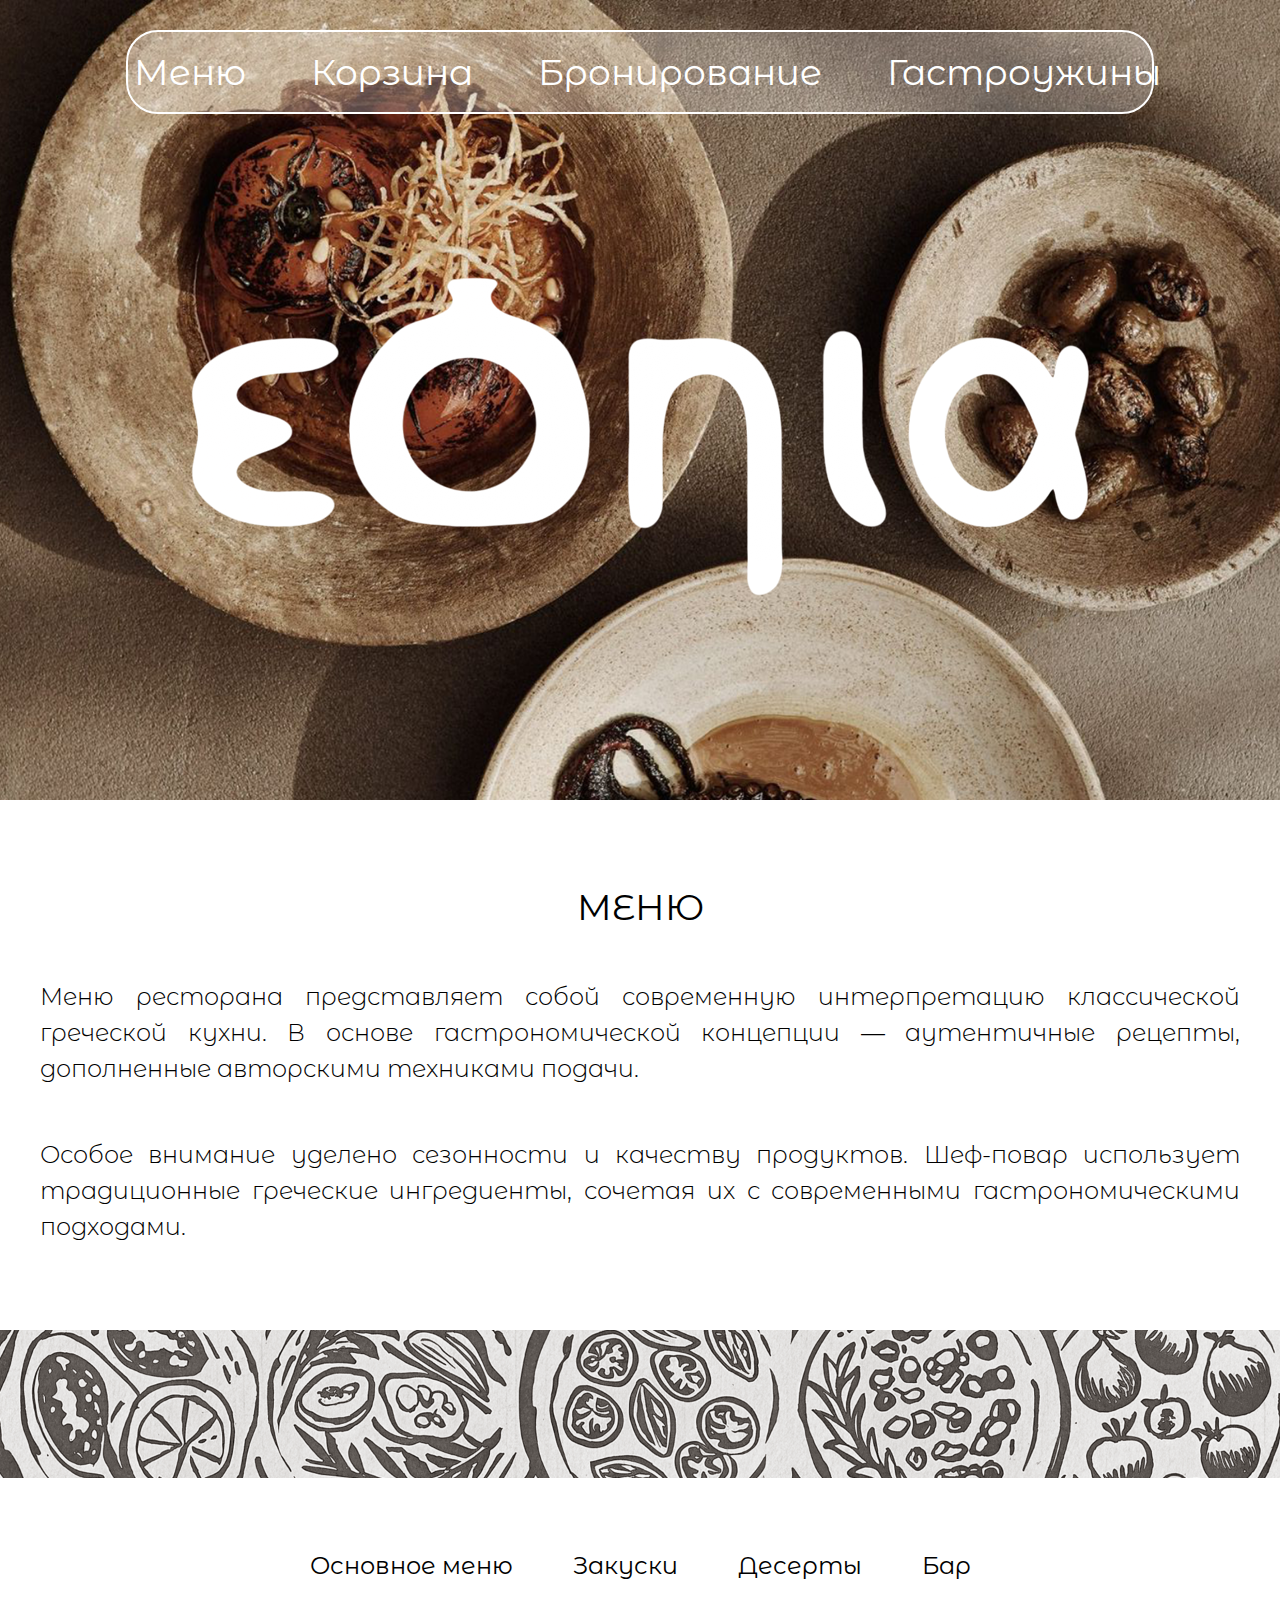
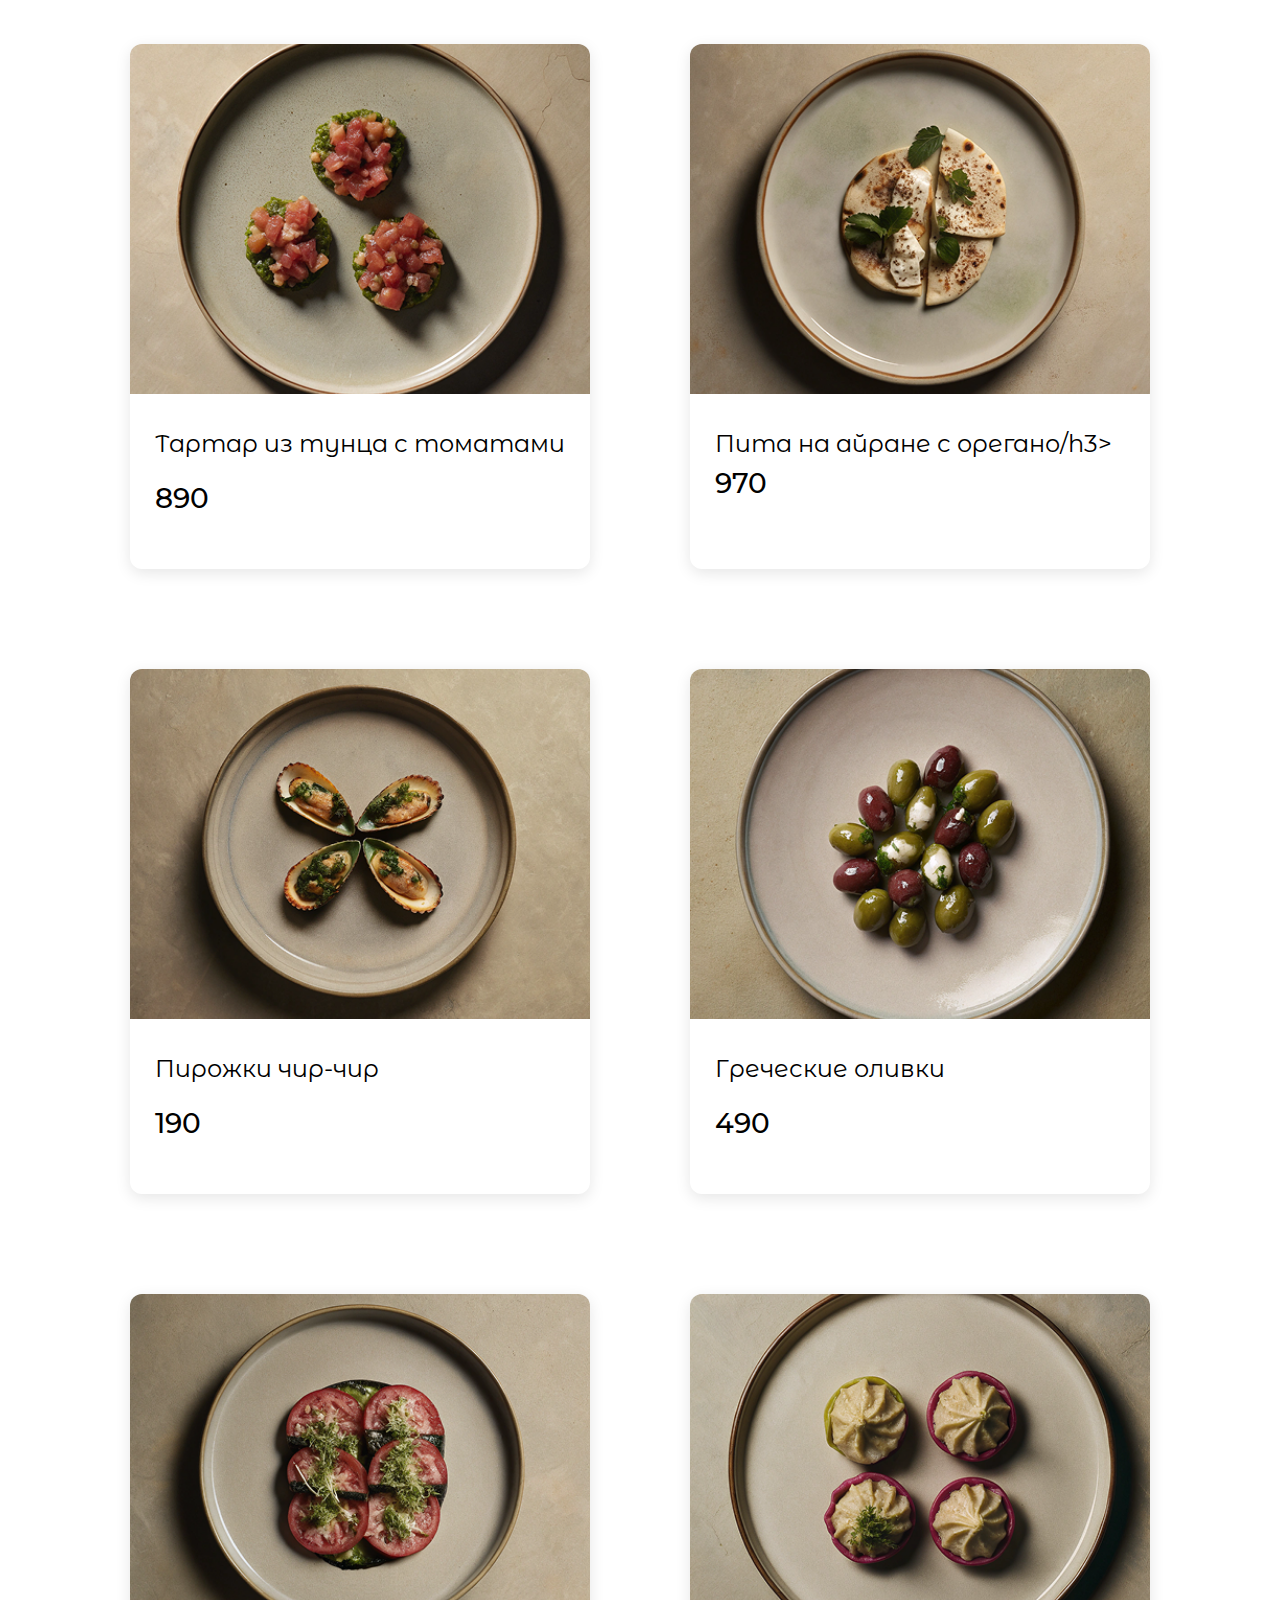
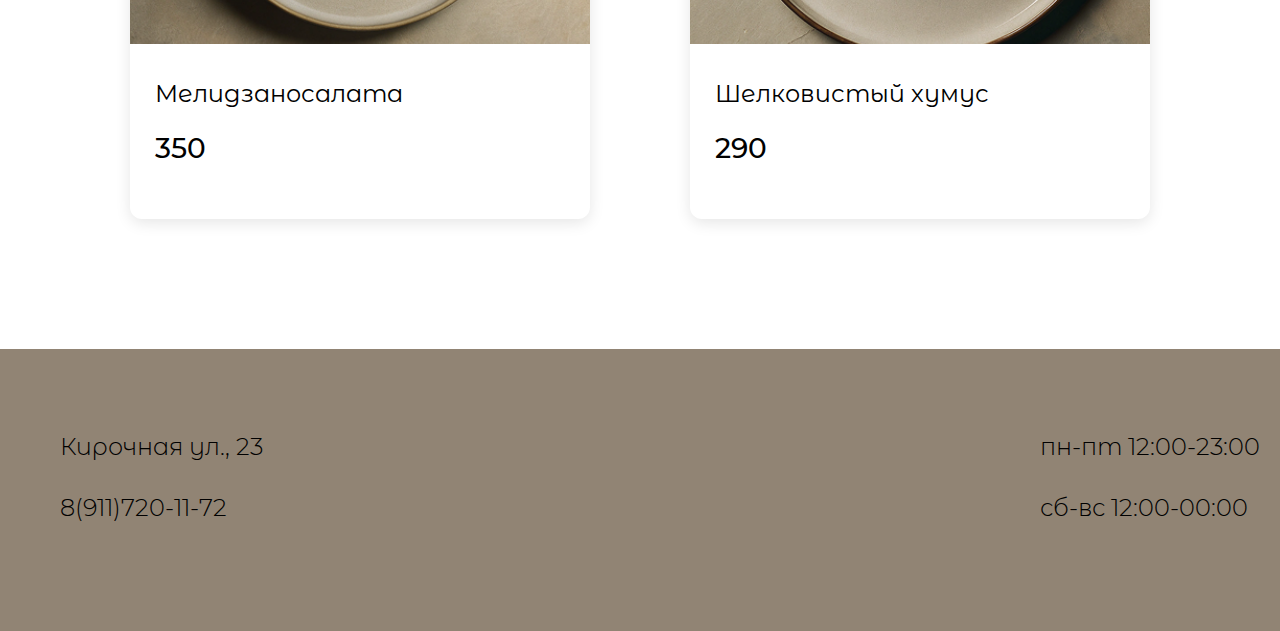
<file: menu_snack.html>
<!DOCTYPE HTML>
<html>
    <head>
        <meta charset="UTF-8">
        <meta name="viewport" content="width=device-width, initial-scale=0.1">
        <title>Меню Eonia</title>
        <link rel="stylesheet" href="/css/menu_snack.css">
        <link href="https://fonts.googleapis.com/css2?family=Montserrat+Alternates:wght@400;600&display=swap" rel="stylesheet">
    </head>
    <body>
        <header class="header">
            <div class="bg">
                <nav class="top">
                    <ul>
                        <li><a href="#">Меню</a></li>
                        <li><a href="cart_null.html">Корзина</a></li>
                        <li><a href="#">Бронирование</a></li>
                        <li><a href="#">Гастроужины</a></li>
                    </ul>
                </nav>
            </div>
            <a href="index.html" class="logo">
                <img src="img/logo.png" alt="Eonia" class="logo_l"> 
            </a>   
        </header>
        <main class="main">
            <section class="about">
                <h1>меню</h1>
                <div class="info">
                    <p>Меню ресторана представляет собой современную интерпретацию классической греческой кухни. В основе гастрономической концепции — аутентичные рецепты, дополненные авторскими техниками подачи.</p>
                    <p>Особое внимание уделено сезонности и качеству продуктов. Шеф-повар использует традиционные греческие ингредиенты, сочетая их с современными гастрономическими подходами.</p>
                </div>
            </section>
            <img src="/img/foodline.png" alt="Дкоративное изображение">
            <nav class="navigation">
                <ul>
                    <li><a href="menu_main.html">Основное меню</a></li>
                    <li><a href="#">Закуски</a></li>
                    <li><a href="menu_dessert.html">Десерты</a></li>
                    <li><a href="menu_bar.html">Бар</a></li>
                </ul>
            </nav>
            <section class="cards">
            <div class="card">
                <img src="/img/menu_snack_1.png" alt="Тартар из тунца с томатами">
                <div class="card-body">
                    <h3 class="card-title">Тартар из тунца с томатами</h3>
                    <p class="card-text">890</p>
                </div>
            </div>
            <div class="card">
                <img src="/img/menu_snack_2.png" alt="Пита на айране с орегано">
                <div class="card-body">
                    <h3 class="card-title">Пита на айране с орегано/h3>
                    <p class="card-text">970</p>
                </div>
            </div>
            <div class="card">
                <img src="/img/menu_snack_3.png" alt="Пирожки  чир-чир">
                <div class="card-body">
                    <h3 class="card-title">Пирожки  чир-чир</h3>
                    <p class="card-text">190</p>
                </div>
            </div>
            <div class="card">
                <img src="/img/menu_snack_4.png" alt="Греческие оливки">
                <div class="card-body">
                    <h3 class="card-title">Греческие оливки</h3>
                    <p class="card-text">490</p>
                </div>
            </div>
            <div class="card">
                <img src="/img/menu_snack_5.png" alt="Мелидзаносалата">
                <div class="card-body">
                    <h3 class="card-title">Мелидзаносалата</h3>
                    <p class="card-text">350</p>
                </div>
            </div>
            <div class="card">
                <img src="/img/menu_snack_6.png" alt="Шелковистый хумус">
                <div class="card-body">
                    <h3 class="card-title">Шелковистый хумус</h3>
                    <p class="card-text">290</p>
                </div>
            </div>
            </section>
        </main>
        <footer class="footer">
            <div class="footer_c">
                <div class="contact">
                    <p class="address">Кирочная ул., 23</p>
                    <p class="phone">8(911)720-11-72</p>
                </div>
                <div class="hours">
                    <p>пн-пт 12:00-23:00</p>
                    <p>сб-вс 12:00-00:00</p>
                </div>
            </div>    
        </footer> 
    </body>
</html>
</file>
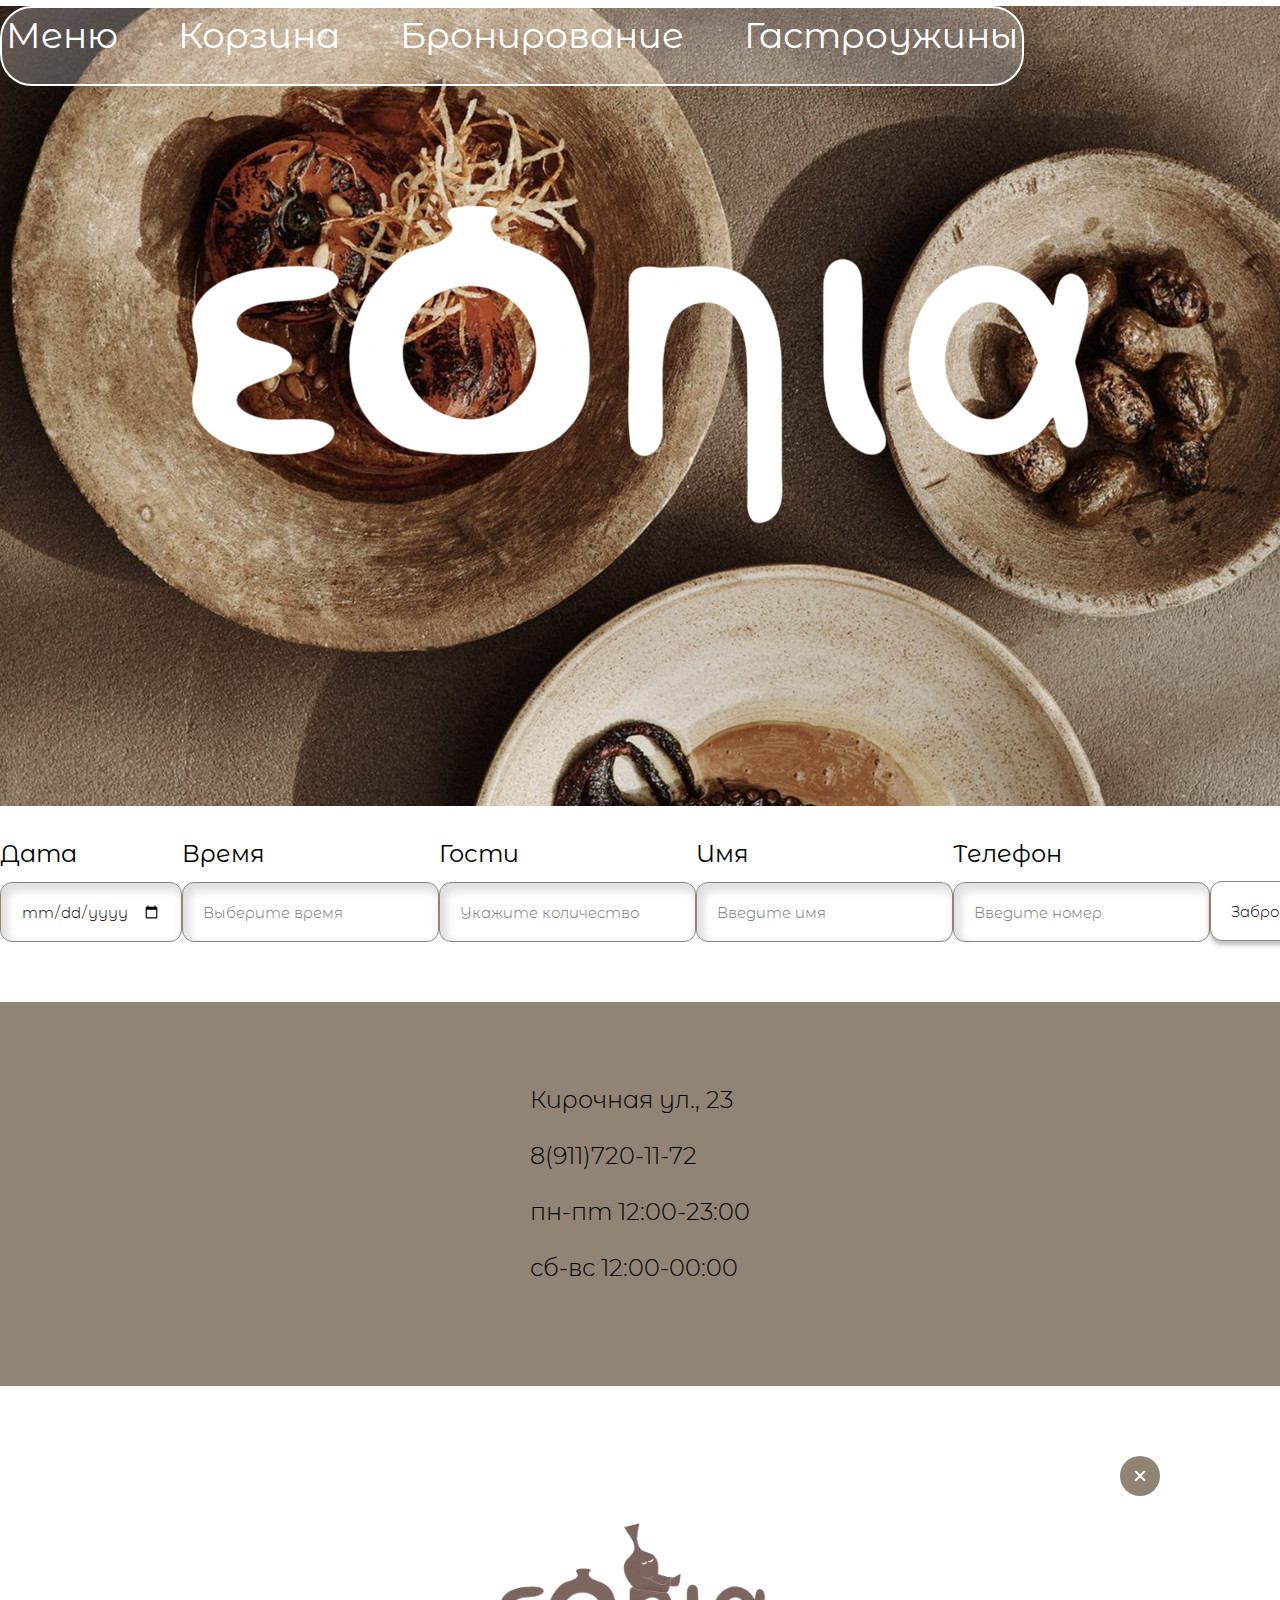
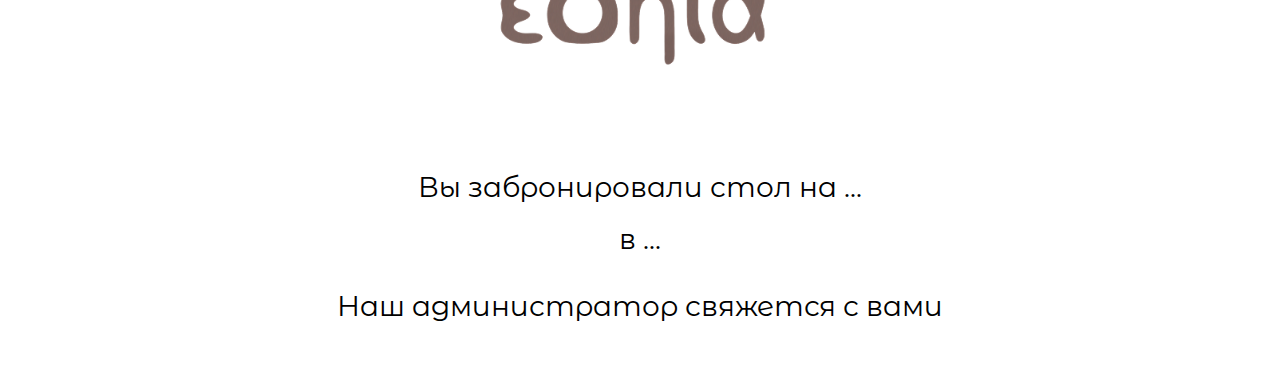
<file: reservation_bootstrap.html>
<!DOCTYPE HTML>
<html>
    <head>
        <meta charset="UTF-8">
        <meta name="viewport" content="width=device-width, initial-scale=0.1">
        <title>Eonia</title>
        <link href="https://fonts.googleapis.com/css2?family=Montserrat+Alternates:wght@300;400;600&display=swap" rel="stylesheet">
        <link href="https://cdn.jsdelivr.net/npm/bootstrap@5.0.1/dist/css/bootstrap.min.css" rel="stylesheet" integrity="sha384-+0n0xVW2eSR5OomGNYDnhzAbDsOXxcvSN1TPprVMTNDbiYZCxYbOOl7+AMvyTG2x" crossorigin="anonymous">
        <style>
            * {
                margin: 0;
                padding: 0;
                box-sizing: border-box;
            }
            
            body {
                font-family: 'Montserrat Alternates', sans-serif;
                line-height: 1.5;
                background-color: white;
                width: 1920px;
                max-width: 100%;
            }

            .header {
                background-image: url('./img/header.png');
                background-size: cover;
                background-position: center;
                width: 100%;
                height: 800px;
            }

            .bg {
                width: 80%;
                max-width: 1200px;
                height: 80px;
                margin: 6px 0;
                background-color: rgba(255, 255, 255, 0.263);
                border: 2px solid rgb(255, 255, 255);
                border-radius: 32px;
            }

            .top ul {
                display: flex;
                justify-content: center;
                align-items: center;
                gap: 60px;
                list-style: none;
            }

            .top a {
                color: white;
                text-decoration: none;
                font-size: 36px;
                font-weight: 400;
                transition: all 0.3s ease;
                position: relative;
            }

            .top a:hover::after {
                content: '';
                position: absolute;
                bottom: -5px;
                left: 0;
                width: 100%;
                height: 2px;
                background-color: white;
            }

            .logo_l {
                width: 100%;
            }

            .text-forma {
                font-weight: 400;
                font-size: 24px;
                color: black;
                margin-top: 30px;
                margin-bottom: 10px;
                display: block;
            }

            .type {
                height: 60px;
                border: 1.5px solid #918474;
                border-radius: 12px;
                font-size: 15px;
                padding: 0 20px;
                margin-bottom: 10px;
            }
            
            .form-control {
                font-family: 'Montserrat Alternates', sans-serif;
                font-weight: 300;
                letter-spacing: 6%;
                border-color: #918474;
                box-shadow: inset 4px 5px 8.4px 3px rgba(0, 0, 0, 0.13);
            }

            .space {
                display: flex;
                justify-content: space-between;
            }

            .btn-res {
                border-color: #918474;
                background-color: white;
                box-shadow: 0px 4px 4px 0px rgba(0, 0, 0, 0.25);
                border: 1.5px solid #918474;
                height: 60px;
                border-radius: 12px;
                font-size: 15px;
                padding: 0 20px;
                margin-bottom: 10px;
                font-weight: 300;
                width: 100%;
                margin-top: 75px;
                transition: all 0.3s ease;
                font-family: 'Montserrat Alternates', sans-serif;
                letter-spacing: 3%;
            }

            .btn-res:hover {
                background-color: #775248;
                color: white;
            }

            .btn-res:active {
                background-color: #979797;
                transform: translateY(1px);
            }

            .modal-content {
                border-radius: 24px;
                padding: 50px 60px;
                text-align: center;
                background-color: white;
                width: 1200px;
                height: 800;
                margin: 0 auto;
            }

            .modal-header {
                border-bottom: none;
                padding: 0;
                position: relative;
            }

            .close-btn {
                position: absolute;
                top: 20px;
                right: 20px;
                width: 40px;
                height: 40px;
                background-color: #918474;
                border-radius: 50%;
                border: none;
                color: white;
                font-size: 24px;
                cursor: pointer;
                display: flex;
                align-items: center;
                justify-content: center;
                z-index: 1;
            }

            .modal-body {
                padding: 0;
                text-align: center;
            }

            .modal-img {
                width: 300px;
                height: 300px;
                margin: 0 auto 30px;
                overflow: hidden;
                display: flex;
                align-items: center;
                justify-content: center;
            }

            .modal-img img {
                width: 100%;
                height: 100%;
                object-fit: contain;
            }

            .modal-text {
                font-size: 28px;
                color: black;
                margin-bottom: 10px;
                font-weight: 400;
            }

            .modal-footer {
                font-size: 28px;
                color: black;
                margin-top: 25px;
                font-weight: 400;
            }

            .highlight {
                font-weight: 400;
            }

            .footer {
                background: #918474;
                padding: 80px 40px;
                margin-top: 50px;
                width: 100%;
                display: flex;
                justify-content: center;
            }

            .footer_c {
                max-width: 1200px;
                width: 100%;
                display: flex;
                justify-content: space-between;
                align-items: flex-start;
            }

            .contact, .hours {
                display: flex;
                flex-direction: column;
            }
            p {
                font-weight: 300;
                font-size: 24px;
                color: black;
                padding-bottom: 20px;
                letter-spacing: 3%;
            }
        </style>
    </head>
    <body>
        <header class="header d-flex flex-column align-items-center pt-4">
            <div class="bg d-flex align-items-center justify-content-center">
                <nav class="top w-100 pt-3">
                    <ul>
                        <li><a href="menu_main.html">Меню</a></li>
                        <li><a href="cart_null.html">Корзина</a></li>
                        <li><a href="#">Бронирование</a></li>
                        <li><a href="dinner.html">Гастроужины</a></li>
                    </ul>
                </nav>
            </div>
            <a href="index.html" class="logo mt-5">
                <img src="./img/logo.png" alt="Eonia" class="logo_l"> 
            </a>   
        </header>
        <main class="container">
            <div class="row justify-content-center">
                <div class="col-12 col-lg-8 col-xl-6">
                    <form id="resForm">
                        <div class="row space gy-0">
                            <div class="col-12 col-md-5">
                                <label class="text-forma">Дата</label>
                                <input type="date" class="form-control type" id="dateInput" required>
                            </div>
                            <div class="col-12 col-md-5">
                                <label class="text-forma">Время</label>
                                <input class="form-control type" list="time_options" id="timeInput" placeholder="Выберите время" required>
                                <datalist id="time_options">
                                    <option value="12:00">
                                    <option value="13:00">
                                    <option value="14:00">
                                    <option value="15:00">
                                    <option value="16:00">
                                    <option value="17:00">
                                    <option value="18:00">
                                    <option value="19:00">
                                    <option value="20:00">
                                    <option value="21:00">
                                </datalist>
                            </div>
                            <div class="col-12 col-md-5">
                                <label class="text-forma">Гости</label>
                                <input class="form-control type" list="g_options" id="guestsInput" placeholder="Укажите количество" required>
                                <datalist id="g_options">
                                    <option value="1">
                                    <option value="2">
                                    <option value="3">
                                    <option value="4">
                                    <option value="5">
                                    <option value="6">
                                    <option value="7">
                                    <option value="8">
                                    <option value="9">
                                    <option value="10">
                                    <option value="10+">
                                </datalist>
                            </div>
                            <div class="col-12 col-md-5">
                                <label class="text-forma">Имя</label>
                                <input type="text" class="form-control type" id="nameInput" placeholder="Введите имя" required>
                            </div>
                            <div class="col-12 col-md-5">
                                <label class="text-forma">Телефон</label>
                                <input type="tel" class="form-control type" id="phoneInput" placeholder="Введите номер" required>
                            </div>
                            <div class="col-12 col-md-5">
                                <button type="button" class="btn-res" id="reserveBtn" data-bs-toggle="modal" data-bs-target="#resModal">
                                    Забронировать
                                </button>
                            </div>
                        </div>
                    </form>
                </div>
            </div>
        </main>
        <footer class="footer">
            <div class="container">
                <div class="row justify-content-between align-items-start">
                    <div class="col-auto">
                        <div class="contact d-flex flex-column">
                            <p class="mb-2">Кирочная ул., 23</p>
                            <p class="mb-0">8(911)720-11-72</p>
                        </div>
                    </div>
                    <div class="col-auto">
                        <div class="hours d-flex flex-column">
                            <p class="mb-2">пн-пт 12:00-23:00</p>
                            <p class="mb-0">сб-вс 12:00-00:00</p>
                        </div>
                    </div>
                </div>
            </div>    
        </footer>
        <div class="modal fade" id="resModal" tabindex="-1" aria-labelledby="resModalLabel" aria-hidden="true">
            <div class="modal-dialog modal-dialog-centered modal-lg">
                <div class="modal-content">
                    <div class="modal-header">
                        <button type="button" class="close-btn" data-bs-dismiss="modal">×</button>
                    </div>
                    <div class="modal-body">
                        <div class="modal-img">
                            <img src="img/modal.png" alt="Бронирование" id="modalImage">
                        </div>
                        
                        <div class="modal-text">
                            Вы забронировали стол на <span class="highlight" id="modalDate">...</span>
                        </div>
                        <div class="modal-text">
                            в <span class="highlight" id="modalTime">...</span>
                        </div>
                        
                        <div class="modal-footer">
                            Наш администратор свяжется с вами
                        </div>
                    </div>
                </div>
            </div>
        </div>

        <script src="https://cdn.jsdelivr.net/npm/bootstrap@5.0.1/dist/js/bootstrap.bundle.min.js" integrity="sha384-gtEjrD/SeCtmISkJkNUaaKMoLD0//ElJ19smozuHV6z3Iehds+3Ulb9Bn9Plx0x4" crossorigin="anonymous"></script>
        <script>
            document.addEventListener('DOMContentLoaded', function() {
                const form = document.getElementById('resForm');
                const reserveBtn = document.getElementById('reserveBtn');
                const dateInput = document.getElementById('dateInput');
                const timeInput = document.getElementById('timeInput');
                const nameInput = document.getElementById('nameInput');
                const guestsInput = document.getElementById('guestsInput');
                const phoneInput = document.getElementById('phoneInput');
                
                const modalDate = document.getElementById('modalDate');
                const modalTime = document.getElementById('modalTime');
                const modalImage = document.getElementById('modalImage');
                
                const modal = new bootstrap.Modal(document.getElementById('resModal'));

                function formatDate(dateString) {
                    const date = new Date(dateString);
                    const day = date.getDate().toString().padStart(2, '0');
                    const month = (date.getMonth() + 1).toString().padStart(2, '0');
                    const year = date.getFullYear();
                    return `${day}.${month}.${year}`;
                }

                function validateName(name) {
                    const regex = /^[A-Za-zА-Яа-яЁё\s\-]+$/;
                    return regex.test(name);
                }

                function validatePhone(phone) {
                    const regex = /^[\+\d\s\-\(\)]+$/;
                    return regex.test(phone) && phone.replace(/\D/g, '').length >= 10;
                }


                function checkForm() {
                    const inputs = [dateInput, timeInput, guestsInput, nameInput, phoneInput];
                    let allValid = true;
                    
                    inputs.forEach(input => {
                        if (!input.value.trim()) {
                            allValid = false;
                        }
                    });
                    
                    if (nameInput.value.trim() && !validateName(nameInput.value.trim())) {
                        allValid = false;
                        errorMessage = 'Имя может содержать только буквы, пробелы и дефисы';
                        nameInput.style.borderColor = 'red';
                    } else {
                        nameInput.style.borderColor = '#918474';
                    }

                    if (phoneInput.value.trim() && !validatePhone(phoneInput.value.trim())) {
                        allValid = false;
                        errorMessage = 'Введите корректный номер телефона (минимум 10 цифр)';
                    }

                    if (dateInput.value) {
                        const selectedDate = new Date(dateInput.value);
                        const today = new Date();
                        today.setHours(0, 0, 0, 0);
            
                        if (selectedDate < today) {
                            allValid = false;
                            errorMessage = 'Нельзя выбрать прошедшую дату';
                            dateInput.style.borderColor = 'red';
                        } else {
                            dateInput.style.borderColor = '#918474';
                        }
                    }

                    reserveBtn.disabled = !allValid;
                    
                    if (allValid) {
                        reserveBtn.setAttribute('data-bs-toggle', 'modal');
                        reserveBtn.setAttribute('data-bs-target', '#resModal');
                    } else {
                        reserveBtn.removeAttribute('data-bs-toggle');
                        reserveBtn.removeAttribute('data-bs-target');
                    }
                    
                    return allValid;
                }

                function fillModal() {
                    const date = dateInput.value;
                    const time = timeInput.value;
                    
                    if (date && time) {
                        modalDate.textContent = formatDate(date);
                        modalTime.textContent = time;
                        modalImage.src = 'img/modal.png';
                        return true;
                    }
                    return false;
                }

                reserveBtn.addEventListener('click', function(e) {
                    if (!checkForm()) {
                        e.preventDefault();
                        alert('Заполните все поля');
                        return;
                    }
                    
                    fillModal();
                });

                const today = new Date().toISOString().split('T')[0];
                dateInput.min = today;
                
                
                form.addEventListener('input', checkForm);
                form.addEventListener('change', checkForm);

                checkForm();
                
                document.getElementById('resModal').addEventListener('hidden.bs.modal', function() {
                    form.reset();
                    dateInput.value = new Date().toISOString().split('T')[0];
                    checkForm();
                });
            });
        </script>
    </body>
</html>
</file>
<file: css/index.css>
@import url('https://fonts.googleapis.com/css2?family=Montserrat+Alternates:wght@300;400;500;600&display=swap');

* {
    margin: 0;
    padding: 0;
}

body {
    font-family: 'Montserrat Alternates', sans-serif;
    font-weight: 400;
    line-height: 1.5;
    background-color: white;
    width: 1920px;
    max-width: 100%;
    margin: 0 auto;
    position: relative;
    display: flex;
    flex-direction: column;
    align-items: center;
}

.header {
    background-image: url('../img/header.png');
    background-size: cover;
    background-position: center;
    width: 100%;
    height: 800px;
    display: flex;
    flex-direction: column;
    align-items: center;
    justify-content: flex-start;
}

.bg {
    width: 80%;
    max-width: 1200px;
    height: 80px;
    margin: 30px 0;
    background-color: rgba(255, 255, 255, 0.263);
    border: 2px solid rgb(255, 255, 255);
    border-radius: 32px;
    display: flex;
    justify-content: center;
    align-items: center;
}

.top {
    width: 100%;
    padding: 50px 0;
}

.top ul {
    display: flex;
    justify-content: center;
    align-items: center;
    gap: 60px;
    list-style: none;
}

.top a {
    color: white;
    text-decoration: none;
    font-size: 36px;
    font-weight: 400;
    transition: all 0.3s ease;
    position: relative;
}

.top a:hover::after {
    content: '';
    position: absolute;
    bottom: -5px;
    left: 0;
    width: 100%;
    height: 2px;
    background-color: white;
}

.top a.active {
    color: #775248;
}

.top a.active::after {
    background-color: #775248;
}

.logo {
    display: flex;
    justify-content: center;
    align-items: center;
    margin-top: 10px;
    text-decoration: none;
}

.logo_l {
    width: 100%;
}

.main {
    width: 100%;
    max-width: 1200px;
    padding: 80px 40px;
    display: flex;
    flex-direction: column;
    align-items: center;
    flex-grow: 1;
}

.about {
    margin-bottom: 50px;
    width: 100%;
    display: flex;
    flex-direction: column;
    align-items: center;
}

h1 {
    font-weight: 400;
    font-size: 36px;
    text-transform: uppercase;
    color: black;
    letter-spacing: 6%;
    text-align: center;
    margin-bottom: 40px;
}

p {
    font-weight: 300;
    margin-bottom: 25px;
    font-size: 24px;
    line-height: 1.5;
    color: black;
    text-align: justify;
    letter-spacing: 3%;
}

.gallery {
    margin-bottom: 100px;
    width: 100%;
    display: flex;
    flex-direction: column;
    align-items: center;
}


.gallery_c {
    gap: 20px;
    overflow-x: auto;
    display: flex;
    width: 100%;
    padding: 20px;
}

.gallery_c img {
    min-width: 352px;
    height: 500px;
    object-fit: cover;
    border-radius: 24px;
}



.announcements {
    margin-bottom: 5px;
    width: 100%;
    display: flex;
    flex-direction: column;
    align-items: center;
}

.announcements_l {
    text-decoration: none;
    display: block;
    margin-bottom: 40px;
    display: flex;
    justify-content: center;
    position: relative;
}

.announcements_l h1 {
    transition: all 0.3s ease;
    position: relative;
}

.announcements_l:hover h1::after {
    content: '';
    position: absolute;
    bottom: -5px;
    left: 0;
    width: 100%;
    height: 2px;
    background-color: black;
}

.announcements_l.active h1 {
    color: #775248;
}

.announcements_l.active h1::after {
    background-color: #775248;
}

.event_n {
    font-weight: 500;
    font-size: 24px;
    margin-bottom: 15px;
}

.date {
    margin-bottom: -4px;
}

.footer {
    background: #918474;
    padding: 80px 40px;
    margin-top: 50px;
    width: 100%;
    display: flex;
    justify-content: center;
}

.footer_c {
    max-width: 1200px;
    width: 100%;
    display: flex;
    justify-content: space-between;
    align-items: flex-start;
}

.contact, .hours {
    display: flex;
    flex-direction: column;
}
</file>
<file: css/cart_null.css>
@import url('https://fonts.googleapis.com/css2?family=Montserrat+Alternates:wght@300;400;500;600&display=swap');

* {
    margin: 0;
    padding: 0;
}

body {
    font-family: 'Montserrat Alternates', sans-serif;
    font-weight: 400;
    line-height: 1.5;
    background-color: white;
    width: 1920px;
    max-width: 100%;
    margin: 0 auto;
    position: relative;
    display: flex;
    flex-direction: column;
    align-items: center;
}

.header {
    background-image: url('../img/header.png');
    background-size: cover;
    background-position: center;
    width: 100%;
    height: 800px;
    display: flex;
    flex-direction: column;
    align-items: center;
    justify-content: flex-start;
}

.bg {
    width: 80%;
    max-width: 1200px;
    height: 80px;
    margin: 30px 0;
    background-color: rgba(255, 255, 255, 0.263);
    border: 2px solid rgb(255, 255, 255);
    border-radius: 32px;
    display: flex;
    justify-content: center;
    align-items: center;
}

.top {
    width: 100%;
    padding: 50px 0;
}

.top ul {
    display: flex;
    justify-content: center;
    align-items: center;
    gap: 60px;
    list-style: none;
}

.top a {
    color: white;
    text-decoration: none;
    font-size: 36px;
    font-weight: 400;
    transition: all 0.3s ease;
    position: relative;
}

.top a:hover::after {
    content: '';
    position: absolute;
    bottom: -5px;
    left: 0;
    width: 100%;
    height: 2px;
    background-color: white;
}

.top a.active {
    color: #775248;
}

.top a.active::after {
    background-color: #775248;
}

.logo {
    display: flex;
    justify-content: center;
    align-items: center;
    margin-top: 10px;
    text-decoration: none;
}

.logo_l {
    width: 100%;
}

.main {
    width: 100%;
    max-width: 1200px;
    padding: 80px 40px;
    display: flex;
    flex-direction: column;
    align-items: center;
    flex-grow: 1;
}

h1 {
    font-weight: 400;
    font-size: 36px;
    text-transform: uppercase;
    color: black;
    letter-spacing: 6%;
    text-align: center;
    margin-bottom: 40px;
}

p {
    font-weight: 300;
    font-size: 24px;
    line-height: 1.5;
    letter-spacing: 3%;
    color: #000;
}

.footer {
    background: #918474;
    padding: 80px 40px;
    margin-top: 30px;
    width: 1000%;
    display: flex;
    justify-content: center;
}

.footer_c {
    max-width: 1200px;
    width: 100%;
    display: flex;
    justify-content: space-between;
    align-items: flex-start;
}

.contact, .hours {
    display: flex;
    flex-direction: column;
}
</file>
<file: css/menu_bar.css>
@import url('https://fonts.googleapis.com/css2?family=Montserrat+Alternates:wght@300;400;500;600&display=swap');

* {
    margin: 0;
    padding: 0;
}

body {
    font-family: 'Montserrat Alternates', sans-serif;
    font-weight: 400;
    line-height: 1.5;
    background-color: white;
    width: 1920px;
    max-width: 100%;
    margin: 0 auto;
    display: grid;
    grid-template-rows: auto 1fr auto;
}

.header {
    background-image: url('/img/header.png');
    background-size: cover;
    background-position: center;
    width: 100%;
    height: 800px;
    display: grid;
    grid-template-rows: auto auto;
    justify-items: center;
    align-content: start;
}

.bg {
    width: 80%;
    max-width: 1200px;
    height: 80px;
    margin: 30px 0;
    background-color: rgba(255, 255, 255, 0.263);
    border: 2px solid rgb(255, 255, 255);
    border-radius: 32px;
    display: grid;
    justify-content: center;
    align-items: center;
}

.top {
    width: 100%;
    padding: 10px;
}

.top ul {
    display: grid;
    grid-template-columns: repeat(4, auto);
    gap: 60px;
    list-style: none;
}

.top a {
    color: white;
    text-decoration: none;
    font-size: 36px;
    font-weight: 400;
    transition: all 0.3s ease;
    position: relative;
}

.top a:hover::after {
    content: '';
    position: absolute;
    bottom: -5px;
    left: 0;
    width: 100%;
    height: 2px;
    background-color: white;
}

.logo {
    display: grid;
    place-items: center;
    margin-top: 20px;
}

.logo_l {
    width: 100%;
}

.main {
    width: 100%;
    max-width: 1200px;
    padding: 80px 40px;
    display: grid;
    gap: 40px;
    justify-items: center;
    margin: 0 auto;
}

.about {
    width: 100%;
    display: grid;
    gap: 40px;
    justify-items: center;
    margin-bottom: 20px;
}

h1 {
    font-weight: 400;
    font-size: 36px;
    text-transform: uppercase;
    color: black;
    letter-spacing: 6%;
    text-align: center;
    margin-bottom: 5px;
}

.info {
    width: 100%;
    display: grid;
    gap: 25px;
}

p {
    font-weight: 300;
    margin-bottom: 25px;
    font-size: 24px;
    line-height: 1.5;
    color: black;
    text-align: justify;
    letter-spacing: 3%;
}

.main img[src="/img/foodline.png"] {
    width: 100vw;
    max-width: 100vw;
    margin-left: calc(-50vw + 50%); 
    margin-right: calc(-50vw + 50%);
}

.navigation {
    width: 100%;
    display: grid;
    place-items: center;
    margin-top: 30px;
    margin-bottom: 20px;
}

.navigation ul {
    display: grid;
    grid-template-columns: repeat(4, auto);
    gap: 60px;
    list-style: none;
}

.navigation a {
    color: black;
    text-decoration: none;
    font-size: 24px;
    font-weight: 400;
    transition: all 0.3s ease;
    position: relative;
}

.navigation a:hover::after {
    content: '';
    position: absolute;
    bottom: -5px;
    left: 0;
    width: 100%;
    height: 2px;
    background-color: black;
}

.cards {
    display: grid;
    grid-template-columns: repeat(2, 1fr);
    gap: 100px;
    margin-top: 0px;
}

.card {
    border-radius: 12px;
    overflow: hidden;
    box-shadow: 0 4px 15px rgba(0, 0, 0, 0.1);
    transition: transform 0.3s ease;
}

.card:hover {
    transform: translateY(-5px);
}

.card-body {
    padding: 25px;
    display: grid;
    gap: 15px;
}

.card-title {
    font-weight: 400;
    font-size: 24px;
    color: black;
}

.card-text {
    font-weight: 500;
    font-size: 28px;
    color: black;
}

.footer {
    background: #918474;
    padding: 80px 20px;
    margin-top: 50px;
    width: 100%;
    display: grid;
    place-items: center;
}

.footer_c {
    max-width: 1200px;
    width: 100%;
    display: grid;
    grid-template-columns: 1fr 1fr;
    align-items: start;
}

.contact {
    justify-self: start;
}

.hours {
    justify-self: end;

}
</file>
<file: css/menu_dessert.css>
@import url('https://fonts.googleapis.com/css2?family=Montserrat+Alternates:wght@300;400;500;600&display=swap');

* {
    margin: 0;
    padding: 0;
}

body {
    font-family: 'Montserrat Alternates', sans-serif;
    font-weight: 400;
    line-height: 1.5;
    background-color: white;
    width: 1920px;
    max-width: 100%;
    margin: 0 auto;
    display: grid;
    grid-template-rows: auto 1fr auto;
    overflow-x: hidden;
}

.header {
    background-image: url('../img/header.png');
    background-size: cover;
    background-position: center;
    width: 100%;
    height: 800px;
    display: grid;
    grid-template-rows: auto auto;
    justify-items: center;
    align-content: start;
}

.bg {
    width: 80%;
    max-width: 1200px;
    height: 80px;
    margin: 30px 0;
    background-color: rgba(255, 255, 255, 0.263);
    border: 2px solid rgb(255, 255, 255);
    border-radius: 32px;
    display: grid;
    justify-content: center;
    align-items: center;
}

.top {
    width: 100%;
    padding: 10px;
}

.top ul {
    display: grid;
    grid-template-columns: repeat(4, auto);
    gap: 60px;
    list-style: none;
}

.top a {
    color: white;
    text-decoration: none;
    font-size: 36px;
    font-weight: 400;
    transition: all 0.3s ease;
    position: relative;
}

.top a:hover::after {
    content: '';
    position: absolute;
    bottom: -5px;
    left: 0;
    width: 100%;
    height: 2px;
    background-color: white;
}

.logo {
    display: grid;
    place-items: center;
    margin-top: 20px;
}

.logo_l {
    width: 100%;
}

.main {
    width: 100%;
    max-width: 1200px;
    padding: 80px 40px;
    display: grid;
    gap: 40px;
    justify-items: center;
    margin: 0 auto;
}

.about {
    width: 100%;
    display: grid;
    gap: 40px;
    justify-items: center;
    margin-bottom: 20px;
}

h1 {
    font-weight: 400;
    font-size: 36px;
    text-transform: uppercase;
    color: black;
    letter-spacing: 6%;
    text-align: center;
    margin-bottom: 5px;
}

.info {
    width: 100%;
    display: grid;
    gap: 25px;
}

p {
    font-weight: 300;
    margin-bottom: 25px;
    font-size: 24px;
    line-height: 1.5;
    color: black;
    text-align: justify;
    letter-spacing: 3%;
}

.foodline {
    width: 100vw;
    position: relative;
    margin-left: calc(-50vw + 50%);
    margin-right: calc(-50vw + 50%);
    overflow: hidden;
    transform: none;
}

.foodline img {
    width: 100%;
    height: auto;
    display: block;
}

.navigation {
    width: 100%;
    display: grid;
    place-items: center;
    margin-top: 30px;
    margin-bottom: 20px;
}

.navigation ul {
    display: grid;
    grid-template-columns: repeat(4, auto);
    gap: 60px;
    list-style: none;
}

.navigation a {
    color: black;
    text-decoration: none;
    font-size: 24px;
    font-weight: 400;
    transition: all 0.3s ease;
    position: relative;
}

.navigation a:hover::after {
    content: '';
    position: absolute;
    bottom: -5px;
    left: 0;
    width: 100%;
    height: 2px;
    background-color: black;
}
/*карточки норм, пока не добавляла действие с корзиной*/
.cards {
    display: grid;
    grid-template-columns: repeat(2, 1fr);
    gap: 100px;
    margin-top: 0px;
}

.card {
    border-radius: 12px;
    overflow: hidden;
    box-shadow: 0 4px 15px rgba(0, 0, 0, 0.1);
    transition: transform 0.3s ease;
}

.card:hover {
    transform: translateY(-5px);
}

.card img {
    width: 100%;
    height: 350px;
    object-fit: cover;
}

.card-body {
    padding: 25px;
    display: grid;
    gap: 15px;
}

.card-title {
    font-weight: 400;
    font-size: 24px;
    color: black;
}

.card-text {
    font-weight: 500;
    font-size: 28px;
    color: black;
}

.footer {
    background: #918474;
    padding: 80px 20px;
    margin-top: 50px;
    width: 100%;
    display: grid;
    place-items: center;
}

.footer_c {
    max-width: 1200px;
    width: 100%;
    display: grid;
    grid-template-columns: 1fr 1fr;
    align-items: start;
}

.contact {
    justify-self: start;
}

.hours {
    justify-self: end;

}
</file>
<file: css/menu_main.css>
@import url('https://fonts.googleapis.com/css2?family=Montserrat+Alternates:wght@300;400;500;600&display=swap');

* {
    margin: 0;
    padding: 0;
}

body {
    font-family: 'Montserrat Alternates', sans-serif;
    font-weight: 400;
    line-height: 1.5;
    background-color: white;
    max-width: 1920px;
    width: 100%;
    margin: 0 auto;
    display: grid;
    grid-template-rows: auto 1fr auto;
    overflow-x: hidden;
}

.header {
    background-image: url('../img/header.png');
    background-size: cover;
    background-position: center;
    width: 100%;
    height: 800px;
    display: grid;
    grid-template-rows: auto auto;
    justify-items: center;
    align-content: start;
}

.bg {
    width: 80%;
    max-width: 1200px;
    height: 80px;
    margin: 30px 0;
    background-color: rgba(255, 255, 255, 0.263);
    border: 2px solid rgb(255, 255, 255);
    border-radius: 32px;
    display: grid;
    justify-content: center;
    align-items: center;
}

.top {
    width: 100%;
    padding: 10px;
}

.top ul {
    display: grid;
    grid-template-columns: repeat(4, auto);
    gap: 60px;
    list-style: none;
}

.top a {
    color: white;
    text-decoration: none;
    font-size: 36px;
    font-weight: 400;
    transition: all 0.3s ease;
    position: relative;
}

.top a:hover::after {
    content: '';
    position: absolute;
    bottom: -5px;
    left: 0;
    width: 100%;
    height: 2px;
    background-color: white;
}

.logo {
    display: grid;
    place-items: center;
    margin-top: 20px;
}

.logo_l {
    width: 100%;
}

.main {
    width: 100%;
    max-width: 1200px;
    padding: 80px 40px;
    display: grid;
    gap: 40px;
    justify-items: center;
    margin: 0 auto;
}

.about {
    width: 100%;
    display: grid;
    gap: 40px;
    justify-items: center;
    margin-bottom: 20px;
}

h1 {
    font-weight: 400;
    font-size: 36px;
    text-transform: uppercase;
    color: black;
    letter-spacing: 6%;
    text-align: center;
    margin-bottom: 5px;
}

.info {
    width: 100%;
    display: grid;
    gap: 25px;
}

p {
    font-weight: 300;
    margin-bottom: 25px;
    font-size: 24px;
    line-height: 1.5;
    color: black;
    text-align: justify;
    letter-spacing: 3%;
}

.foodline {
    width: 100vw;
    position: relative;
    margin-left: calc(-50vw + 50%);
    margin-right: calc(-50vw + 50%);
    overflow: hidden;
    transform: none;
}

.foodline img {
    width: 100%;
    height: auto;
    display: block;
}

.navigation {
    width: 100%;
    display: grid;
    place-items: center;
    margin-top: 30px;
    margin-bottom: 20px;
}

.navigation ul {
    display: grid;
    grid-template-columns: repeat(4, auto);
    gap: 60px;
    list-style: none;
}

.navigation a {
    color: black;
    text-decoration: none;
    font-size: 24px;
    font-weight: 400;
    transition: all 0.3s ease;
    position: relative;
}

.navigation a:hover::after {
    content: '';
    position: absolute;
    bottom: -5px;
    left: 0;
    width: 100%;
    height: 2px;
    background-color: black;
}
.cards {
    display: grid;
    grid-template-columns: repeat(2, 1fr);
    gap: 100px;
    margin-top: 0px;
}

.card {
    border-radius: 12px;
    overflow: hidden;
    box-shadow: 0 4px 15px rgba(0, 0, 0, 0.1);
    transition: transform 0.3s ease;
}

.card:hover {
    transform: translateY(-5px);
}

.card img {
    width: 100%;
    height: 350px;
    object-fit: cover;
}

.card-body {
    padding: 25px;
    display: grid;
    gap: 15px;
}

.card-title {
    font-weight: 400;
    font-size: 24px;
    color: black;
}

.card-text {
    font-weight: 500;
    font-size: 28px;
    color: black;
}

.footer {
    background: #918474;
    padding: 80px 20px;
    margin-top: 50px;
    width: 100%;
    display: grid;
    place-items: center;
}

.footer_c {
    max-width: 1200px;
    width: 100%;
    display: grid;
    grid-template-columns: 1fr 1fr;
    align-items: start;
}

.contact {
    justify-self: start;
}

.hours {
    justify-self: end;

}
</file>
<file: css/menu_snack.css>
@import url('https://fonts.googleapis.com/css2?family=Montserrat+Alternates:wght@300;400;500;600&display=swap');

* {
    margin: 0;
    padding: 0;
}

body {
    font-family: 'Montserrat Alternates', sans-serif;
    font-weight: 400;
    line-height: 1.5;
    background-color: white;
    width: 1920px;
    max-width: 100%;
    margin: 0 auto;
    display: grid;
    grid-template-rows: auto 1fr auto;
}

.header {
    background-image: url('/img/header.png');
    background-size: cover;
    background-position: center;
    width: 100%;
    height: 800px;
    display: grid;
    grid-template-rows: auto auto;
    justify-items: center;
    align-content: start;
}

.bg {
    width: 80%;
    max-width: 1200px;
    height: 80px;
    margin: 30px 0;
    background-color: rgba(255, 255, 255, 0.263);
    border: 2px solid rgb(255, 255, 255);
    border-radius: 32px;
    display: grid;
    justify-content: center;
    align-items: center;
}

.top {
    width: 100%;
    padding: 10px;
}

.top ul {
    display: grid;
    grid-template-columns: repeat(4, auto);
    gap: 60px;
    list-style: none;
}

.top a {
    color: white;
    text-decoration: none;
    font-size: 36px;
    font-weight: 400;
    transition: all 0.3s ease;
    position: relative;
}

.top a:hover::after {
    content: '';
    position: absolute;
    bottom: -5px;
    left: 0;
    width: 100%;
    height: 2px;
    background-color: white;
}

.logo {
    display: grid;
    place-items: center;
    margin-top: 20px;
}

.logo_l {
    width: 100%;
}

.main {
    width: 100%;
    max-width: 1200px;
    padding: 80px 40px;
    display: grid;
    gap: 40px;
    justify-items: center;
    margin: 0 auto;
}

.about {
    width: 100%;
    display: grid;
    gap: 40px;
    justify-items: center;
    margin-bottom: 20px;
}

h1 {
    font-weight: 400;
    font-size: 36px;
    text-transform: uppercase;
    color: black;
    letter-spacing: 6%;
    text-align: center;
    margin-bottom: 5px;
}

.info {
    width: 100%;
    display: grid;
    gap: 25px;
}

p {
    font-weight: 300;
    margin-bottom: 25px;
    font-size: 24px;
    line-height: 1.5;
    color: black;
    text-align: justify;
    letter-spacing: 3%;
}

.main img[src="/img/foodline.png"] {
    width: 100vw;
    max-width: 100vw;
    margin-left: calc(-50vw + 50%); 
    margin-right: calc(-50vw + 50%);
}

.navigation {
    width: 100%;
    display: grid;
    place-items: center;
    margin-top: 30px;
    margin-bottom: 20px;
}

.navigation ul {
    display: grid;
    grid-template-columns: repeat(4, auto);
    gap: 60px;
    list-style: none;
}

.navigation a {
    color: black;
    text-decoration: none;
    font-size: 24px;
    font-weight: 400;
    transition: all 0.3s ease;
    position: relative;
}

.navigation a:hover::after {
    content: '';
    position: absolute;
    bottom: -5px;
    left: 0;
    width: 100%;
    height: 2px;
    background-color: black;
}
/*карточки норм, пока не добавляла действие с корзиной*/
.cards {
    display: grid;
    grid-template-columns: repeat(2, 1fr);
    gap: 100px;
    margin-top: 0px;
}

.card {
    border-radius: 12px;
    overflow: hidden;
    box-shadow: 0 4px 15px rgba(0, 0, 0, 0.1);
    transition: transform 0.3s ease;
}

.card:hover {
    transform: translateY(-5px);
}

.card img {
    width: 100%;
    height: 350px;
    object-fit: cover;
}

.card-body {
    padding: 25px;
    display: grid;
    gap: 15px;
}

.card-title {
    font-weight: 400;
    font-size: 24px;
    color: black;
}

.card-text {
    font-weight: 500;
    font-size: 28px;
    color: black;
}

.footer {
    background: #918474;
    padding: 80px 20px;
    margin-top: 50px;
    width: 100%;
    display: grid;
    place-items: center;
}

.footer_c {
    max-width: 1200px;
    width: 100%;
    display: grid;
    grid-template-columns: 1fr 1fr;
    align-items: start;
}

.contact {
    justify-self: start;
}

.hours {
    justify-self: end;

}
</file>
